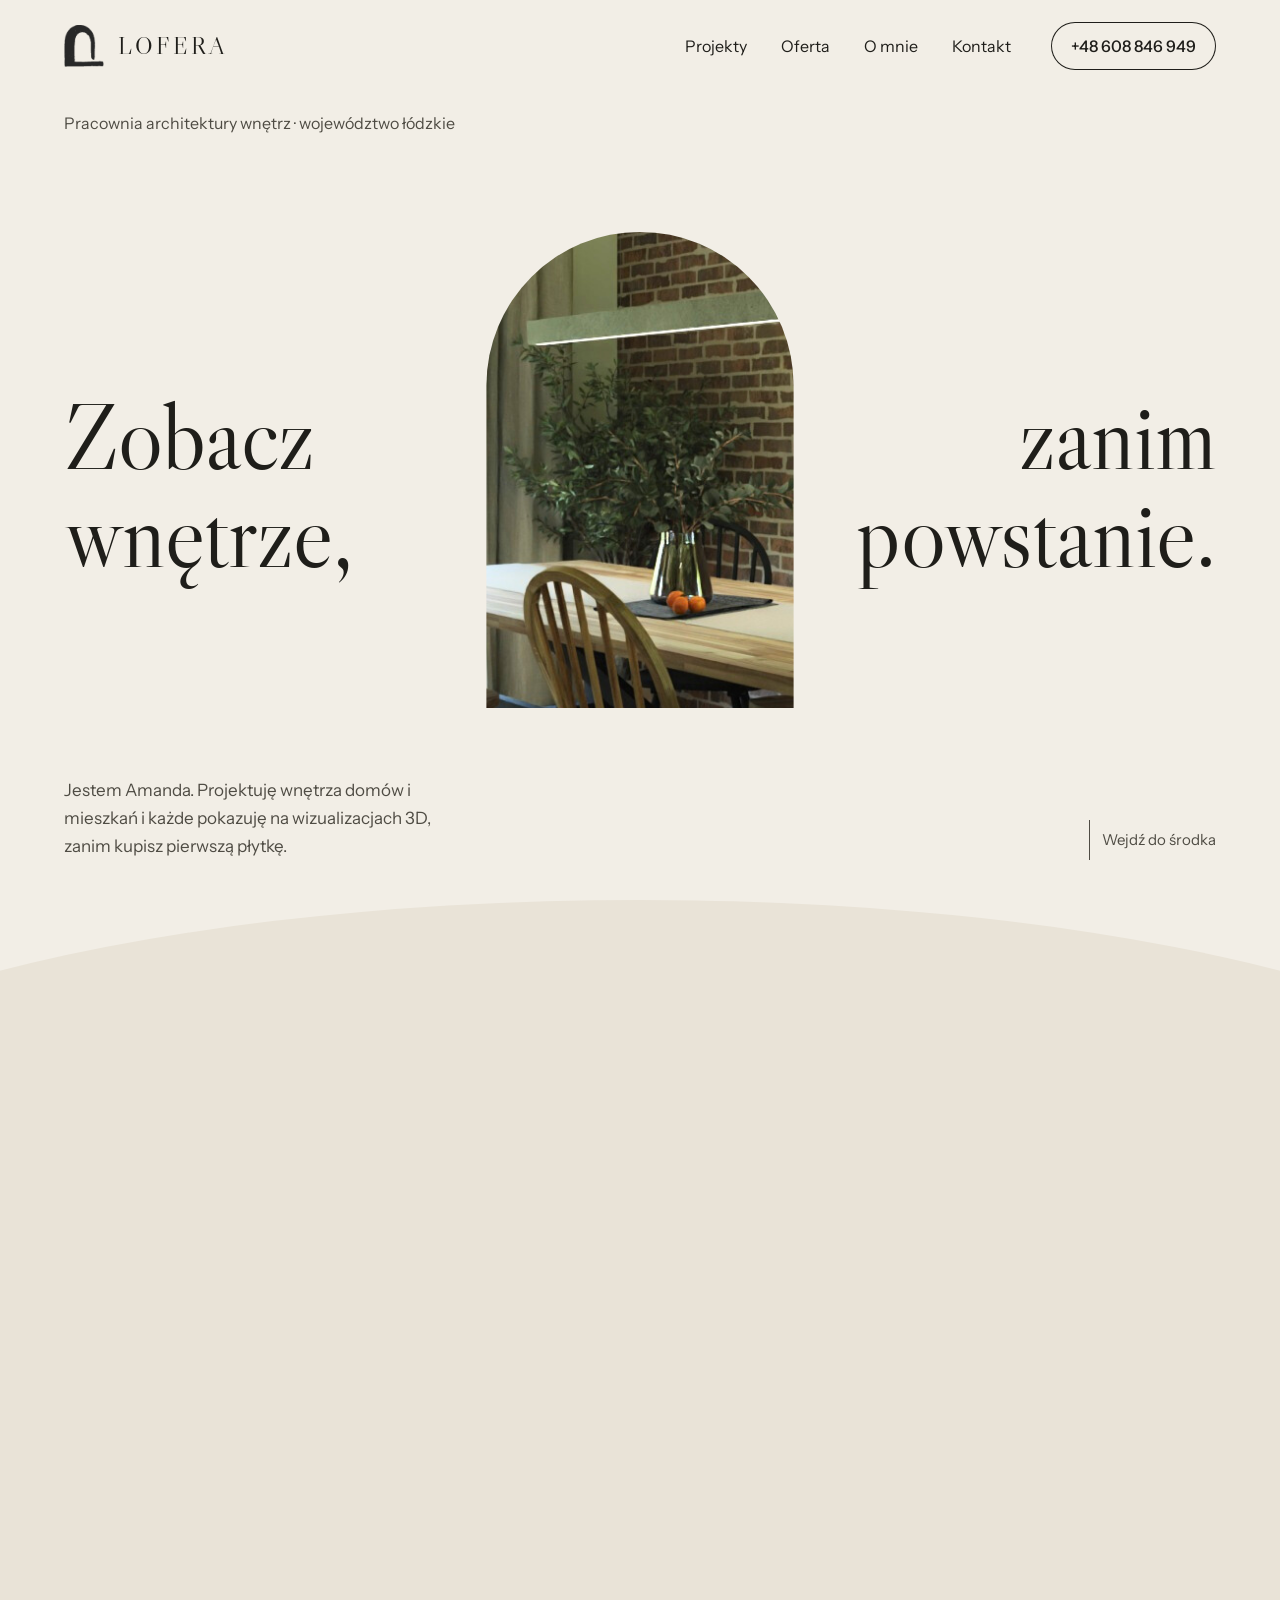
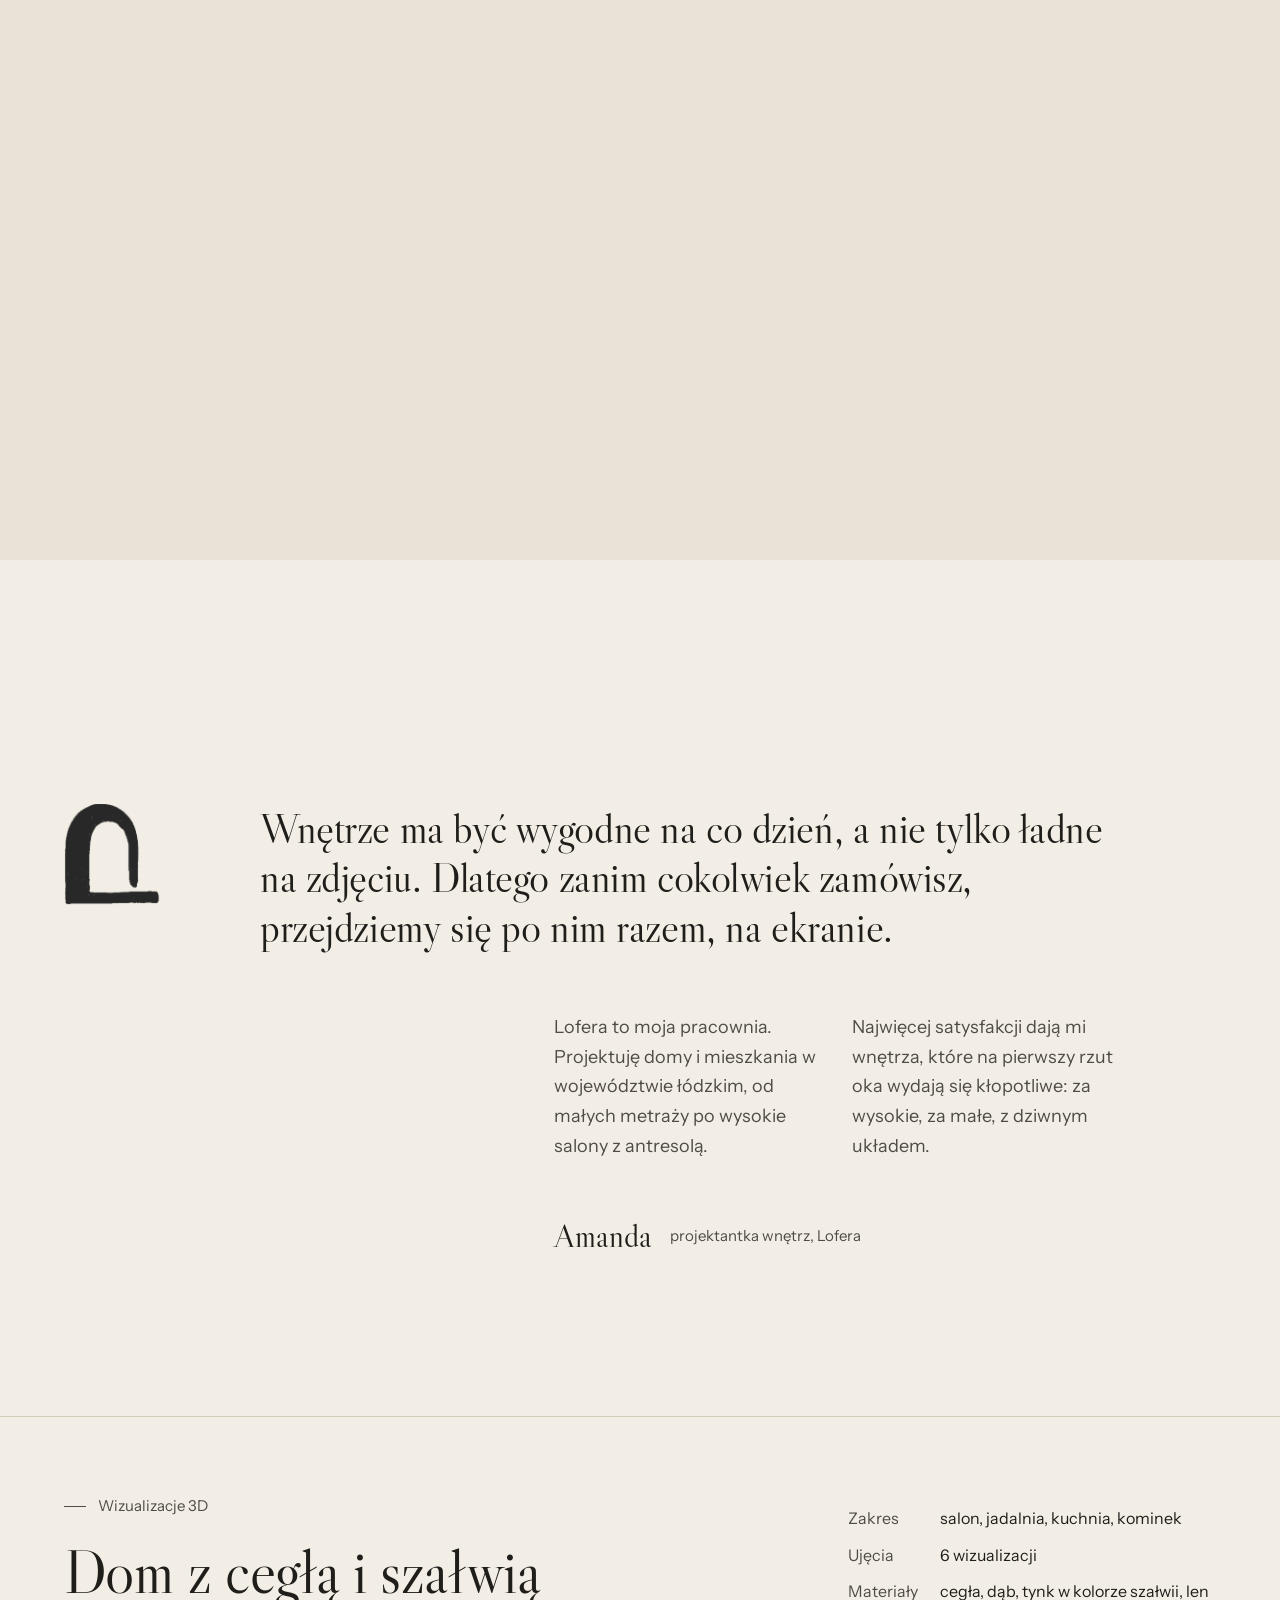
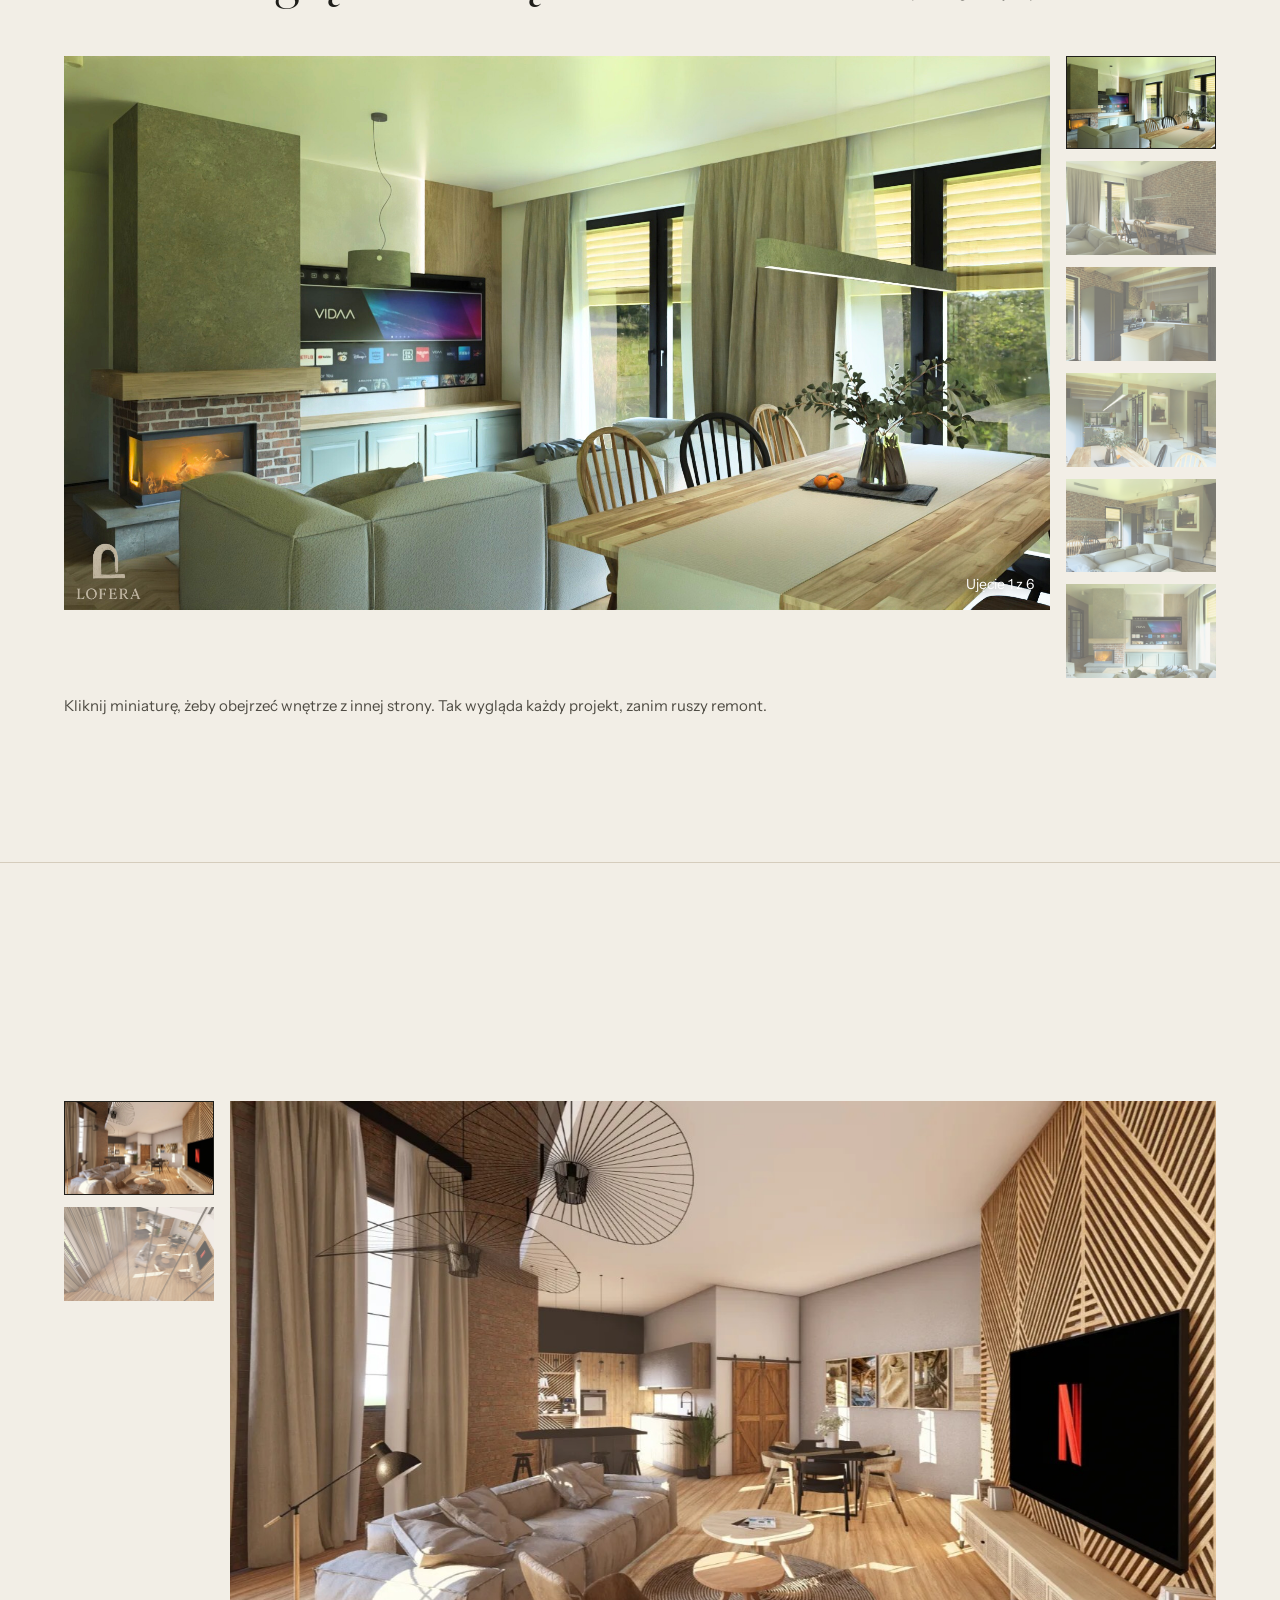
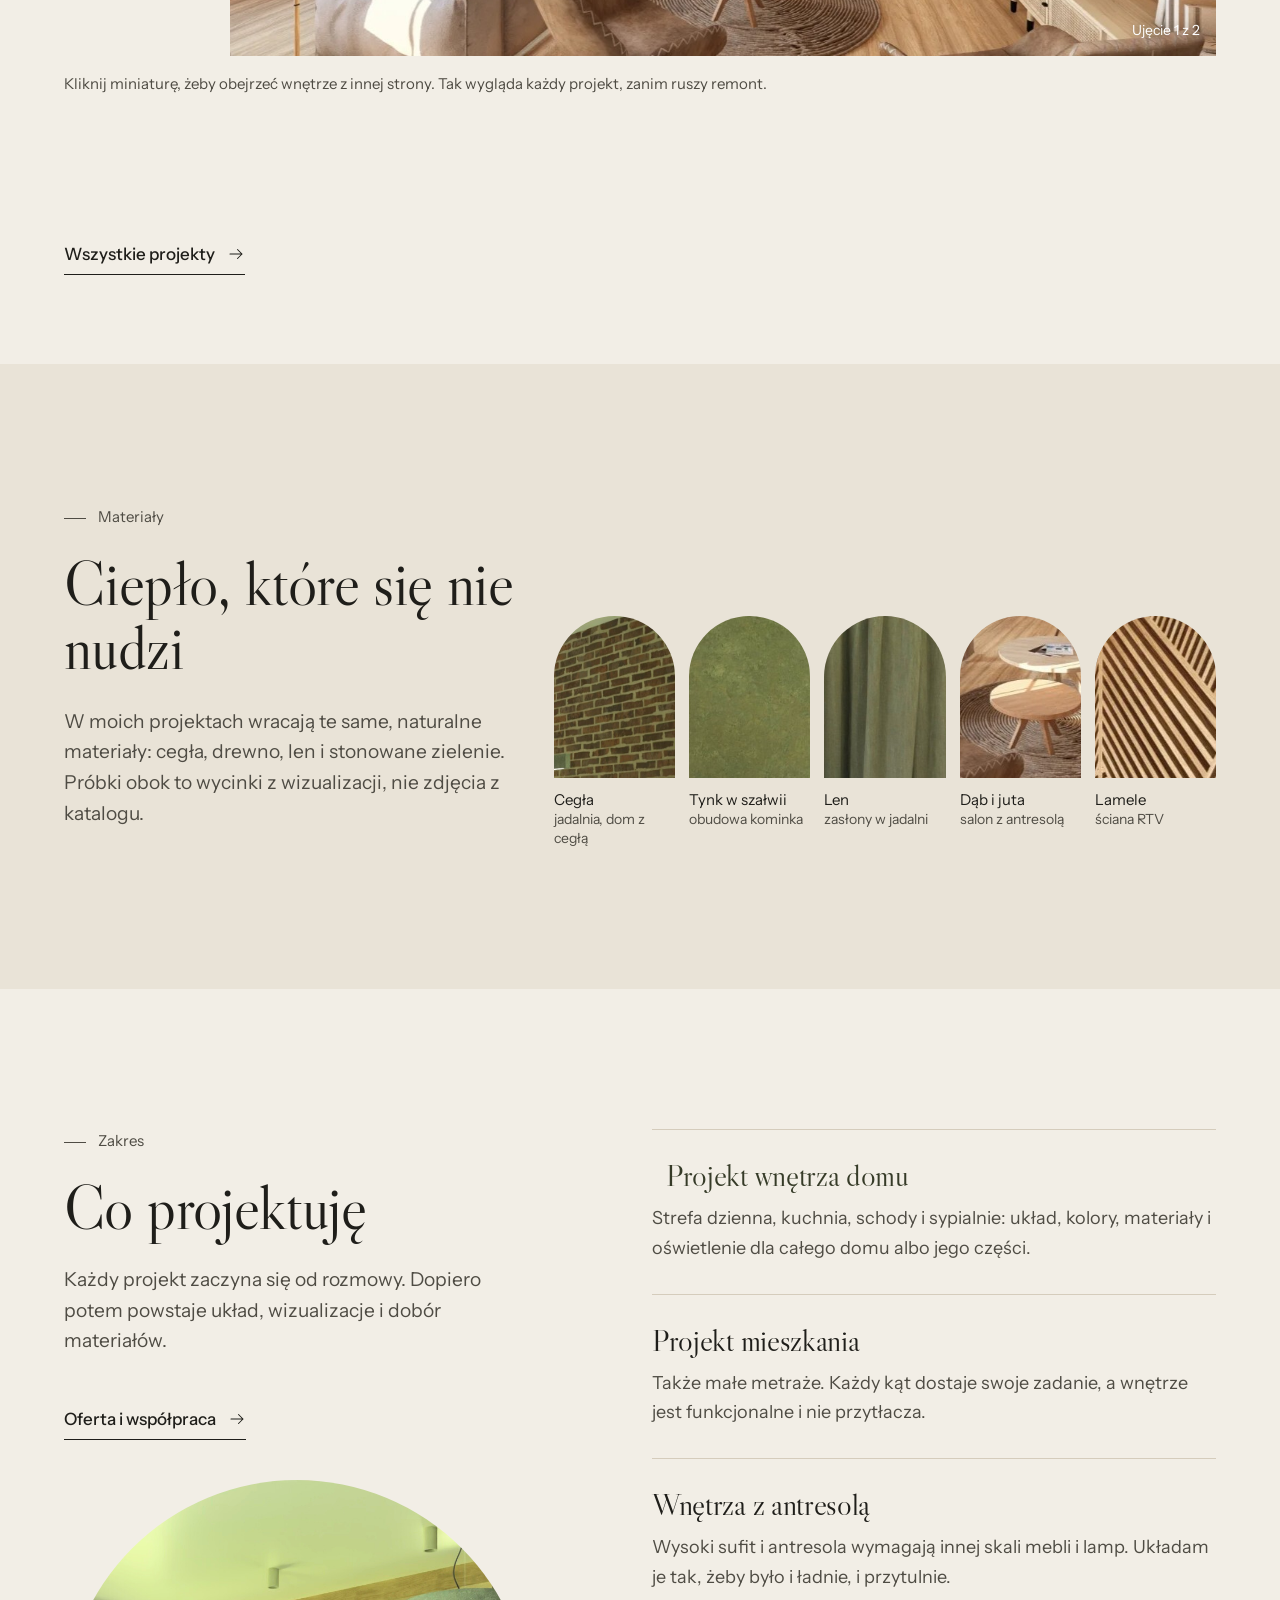
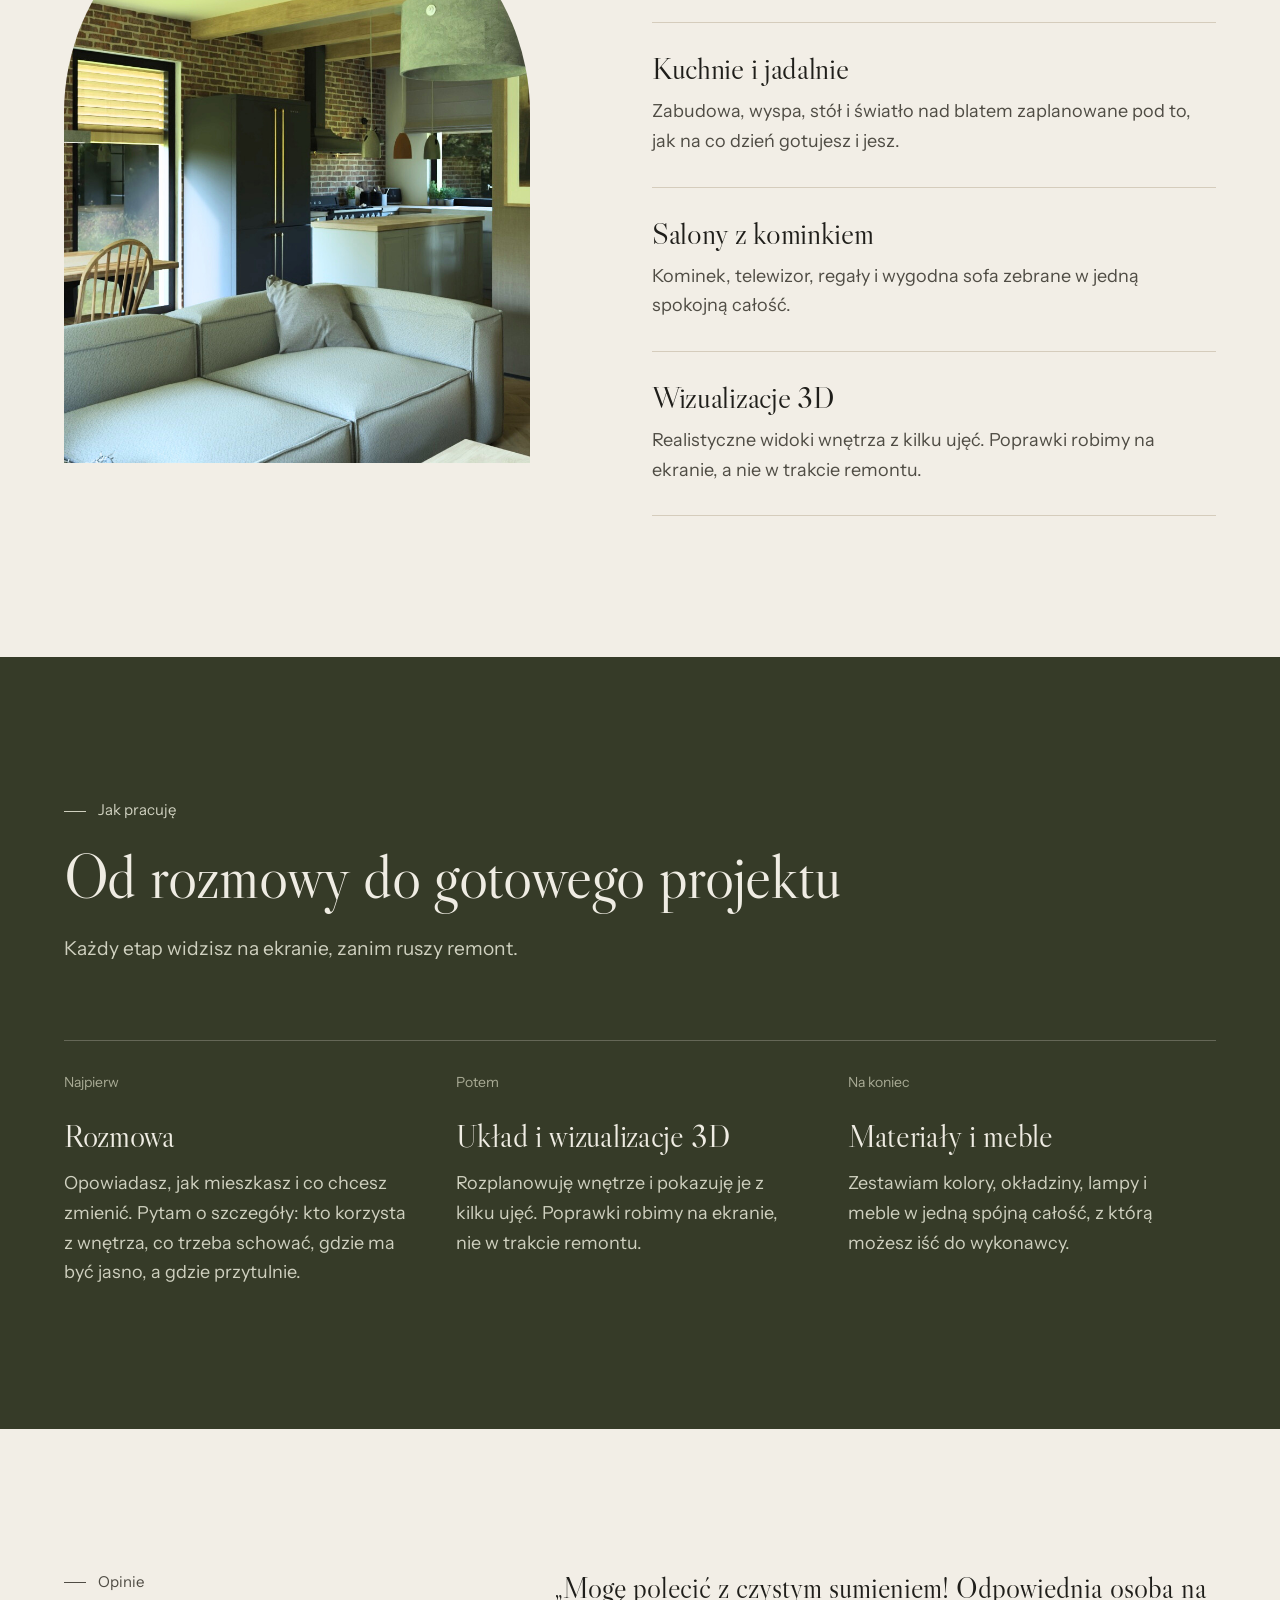
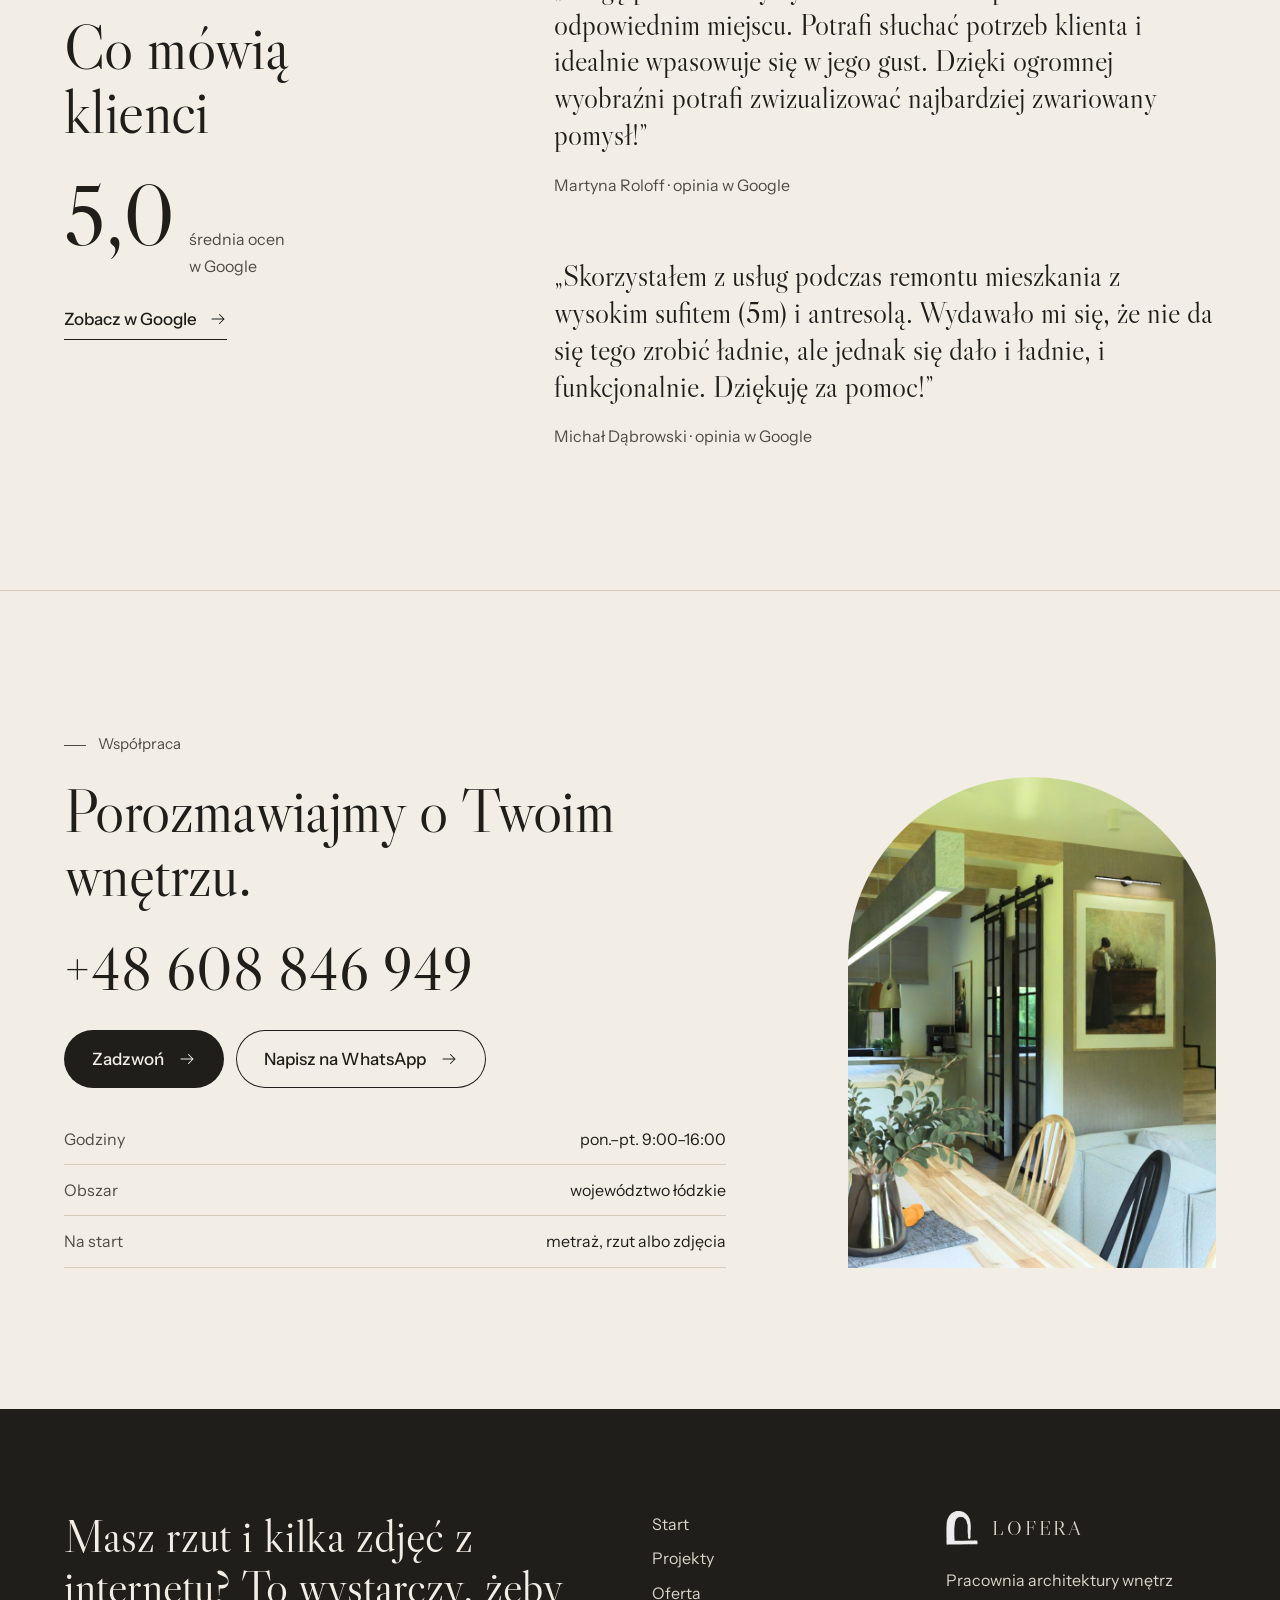
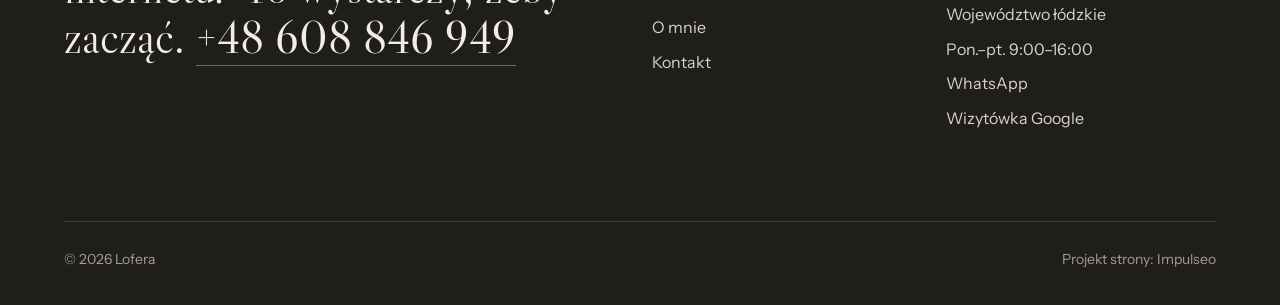
<file: index.html>
<!DOCTYPE html>
<html lang="pl">
<head>
<meta charset="UTF-8">
<meta name="viewport" content="width=device-width, initial-scale=1.0">
<title>Lofera – projektowanie wnętrz z wizualizacjami 3D | województwo łódzkie</title>
<meta name="description" content="Pracownia architektury wnętrz Lofera: projekty domów i mieszkań, wnętrza z antresolą, kuchnie i salony. Wizualizacje 3D, zanim ruszy remont. Łódzkie, tel. 608 846 949.">
<link rel="canonical" href="https://impulseo-pl.github.io/lofera/">
<meta name="robots" content="noindex, nofollow">
<meta name="theme-color" content="#f2eee6">
<meta property="og:type" content="website"><meta property="og:locale" content="pl_PL"><meta property="og:site_name" content="Lofera">
<meta property="og:title" content="Lofera – projektowanie wnętrz z wizualizacjami 3D | województwo łódzkie"><meta property="og:description" content="Pracownia architektury wnętrz Lofera: projekty domów i mieszkań, wnętrza z antresolą, kuchnie i salony. Wizualizacje 3D, zanim ruszy remont. Łódzkie, tel. 608 846 949."><meta property="og:url" content="https://impulseo-pl.github.io/lofera/">
<meta property="og:image" content="https://impulseo-pl.github.io/lofera/img/og.jpg"><meta name="twitter:card" content="summary_large_image">
<link rel="icon" type="image/png" href="img/favicon.png">
<script type="application/ld+json">{"@context": "https://schema.org", "@graph": [{"@type": "LocalBusiness", "@id": "https://impulseo-pl.github.io/lofera/#pracownia", "name": "Lofera", "description": "Pracownia architektury wnętrz: projekty domów i mieszkań z wizualizacjami 3D, województwo łódzkie.", "url": "https://impulseo-pl.github.io/lofera/", "telephone": "+48608846949", "image": ["https://impulseo-pl.github.io/lofera/img/about.jpg", "https://impulseo-pl.github.io/lofera/img/g6.jpg", "https://impulseo-pl.github.io/lofera/img/g4.jpg"], "logo": "https://impulseo-pl.github.io/lofera/img/logo.png", "areaServed": {"@type": "AdministrativeArea", "name": "województwo łódzkie"}, "openingHoursSpecification": [{"@type": "OpeningHoursSpecification", "dayOfWeek": ["Monday", "Tuesday", "Wednesday", "Thursday", "Friday"], "opens": "09:00", "closes": "16:00"}], "employee": {"@type": "Person", "name": "Amanda", "jobTitle": "projektantka wnętrz"}, "knowsAbout": ["projektowanie wnętrz", "architektura wnętrz", "wizualizacje 3D", "projekt wnętrza domu", "projekt mieszkania", "wnętrza z antresolą"], "hasOfferCatalog": {"@type": "OfferCatalog", "name": "Projektowanie wnętrz", "itemListElement": [{"@type": "Offer", "itemOffered": {"@type": "Service", "name": "Projekt wnętrza domu"}}, {"@type": "Offer", "itemOffered": {"@type": "Service", "name": "Projekt mieszkania"}}, {"@type": "Offer", "itemOffered": {"@type": "Service", "name": "Wnętrza z antresolą"}}, {"@type": "Offer", "itemOffered": {"@type": "Service", "name": "Kuchnie i jadalnie"}}, {"@type": "Offer", "itemOffered": {"@type": "Service", "name": "Salony z kominkiem"}}, {"@type": "Offer", "itemOffered": {"@type": "Service", "name": "Wizualizacje 3D"}}]}, "sameAs": ["https://maps.google.com/?cid=9933904185091874019"]}, {"@type": "WebSite", "@id": "https://impulseo-pl.github.io/lofera/#strona", "url": "https://impulseo-pl.github.io/lofera/", "name": "Lofera – projektowanie wnętrz", "inLanguage": "pl-PL", "publisher": {"@id": "https://impulseo-pl.github.io/lofera/#pracownia"}}, {"@type": "WebPage", "url": "https://impulseo-pl.github.io/lofera/", "name": "Lofera – projektowanie wnętrz z wizualizacjami 3D | województwo łódzkie", "description": "Pracownia architektury wnętrz Lofera: projekty domów i mieszkań, wnętrza z antresolą, kuchnie i salony. Wizualizacje 3D, zanim ruszy remont. Łódzkie, tel. 608 846 949.", "inLanguage": "pl-PL", "isPartOf": {"@id": "https://impulseo-pl.github.io/lofera/#strona"}, "dateModified": "2026-11-13"}]}</script>
<script>(function(){var d=document.documentElement;d.classList.add('js');try{if(!matchMedia('(prefers-reduced-motion: reduce)').matches)d.classList.add('anim')}catch(e){}setTimeout(function(){if(!d.classList.contains('anim-ok'))d.classList.remove('anim')},3500)})();</script>
<link rel="preload" as="image" href="img/about.jpg" fetchpriority="high">
<link rel="preconnect" href="https://fonts.googleapis.com"><link rel="preconnect" href="https://fonts.gstatic.com" crossorigin>
<link href="https://fonts.googleapis.com/css2?family=Libre+Caslon+Display&amp;family=Instrument+Sans:wght@400;500;600&amp;display=swap" rel="stylesheet">
<link rel="stylesheet" href="assets/styles.css?v=20261113a">
<script src="assets/lenis.min.js" defer></script>
<script src="assets/main.js?v=20261113a" defer></script>
</head>
<body>
<div class="curtain" id="cur"><img src="img/mark.png" alt=""></div>
<script>try{if(sessionStorage.getItem('lfnav')){sessionStorage.removeItem('lfnav');document.getElementById('cur').className='curtain cover'}}catch(e){}</script>
<a class="skip" href="#tresc">Przejdź do treści</a>
<header class="top"><div class="wrap">
<a class="brand" href="index.html" aria-label="Lofera – strona główna"><img src="img/mark.png" alt="" width="397" height="420"><span>LOFERA</span></a>
<nav class="nav" aria-label="Menu"><a href="projekty.html">Projekty</a><a href="oferta.html">Oferta</a><a href="o-mnie.html">O mnie</a><a href="kontakt.html">Kontakt</a></nav>
<a class="tel" href="tel:+48608846949">+48 608 846 949</a>
<button class="burger" data-menu>Menu</button>
</div></header>
<div class="menu"><button class="menu-x" data-menu>Zamknij</button><a href="index.html">Start</a><a href="projekty.html">Projekty</a><a href="oferta.html">Oferta</a><a href="o-mnie.html">O mnie</a><a href="kontakt.html">Kontakt</a><a class="btn" href="tel:+48608846949">Zadzwoń: +48 608 846 949</a></div>
<main id="tresc">
<section class="door" aria-label="Lofera – projektowanie wnętrz">
<div class="door-stage">
<div class="door-img"><img src="img/about.jpg" alt="Jadalnia przy ścianie z cegły – wizualizacja 3D, projekt Lofera" width="1920" height="1080" fetchpriority="high" style="object-position:58% 50%"></div>
<div class="door-shade"></div>
<div class="door-t">
<p class="door-k" style="margin:0;align-self:start;font-size:16px;color:var(--ink-2)">Pracownia architektury wnętrz · województwo łódzkie</p>
<h1 class="d1"><span>Zobacz<br>wnętrze,</span><span style="text-align:right">zanim<br>powstanie.</span></h1>
<div class="sub"><p>Jestem Amanda. Projektuję wnętrza domów i mieszkań i każde pokazuję na wizualizacjach 3D, zanim kupisz pierwszą płytkę.</p><span class="scroll-hint"><i></i>Wejdź do środka</span></div>
</div>
<div class="door-cap"><b>Dom z cegłą i szałwią</b><span>Jadalnia · wizualizacja 3D</span></div>
</div></section>

<section class="letter" aria-label="O pracowni"><div class="wrap letter-grid">
<img class="mark rv" src="img/mark.png" alt="" width="397" height="420">
<blockquote class="rv">Wnętrze ma być wygodne na co dzień, a nie tylko ładne na zdjęciu. Dlatego zanim cokolwiek zamówisz, przejdziemy się po nim razem, na ekranie.</blockquote>
<div class="cols rv rv-1"><p>Lofera to moja pracownia. Projektuję domy i mieszkania w województwie łódzkim, od małych metraży po wysokie salony z antresolą.</p><p>Najwięcej satysfakcji dają mi wnętrza, które na pierwszy rzut oka wydają się kłopotliwe: za wysokie, za małe, z dziwnym układem.</p></div>
<div class="sign rv rv-2"><b>Amanda</b><span>projektantka wnętrz, Lofera</span></div>
</div></section>

<article class="proj" id="dom-z-cegla"><div class="wrap">
<div class="proj-head"><div class="t rv"><span class="kicker">Wizualizacje 3D</span><h2 class="d2">Dom z cegłą i szałwią</h2></div>
<dl class="meta rv rv-1"><dt>Zakres</dt><dd>salon, jadalnia, kuchnia, kominek</dd><dt>Ujęcia</dt><dd>6 wizualizacji</dd><dt>Materiały</dt><dd>cegła, dąb, tynk w kolorze szałwii, len</dd></dl></div>
<div class="viewer rv"><div class="v-main"><img src="img/g6.jpg" alt="Salon z kominkiem w tynku w kolorze szałwii i stołem z dębu – projekt wnętrza Lofera" width="1920" height="1080" loading=lazy decoding="async"><span class="count">Ujęcie 1 z 6</span></div><div class="v-thumbs"><button class="on" data-src="img/g6.jpg" data-alt="Salon z kominkiem w tynku w kolorze szałwii i stołem z dębu – projekt wnętrza Lofera" aria-label="Ujęcie 1: Salon z kominkiem w tynku w kolorze szałwii i stołem z dębu"><img src="img/g6.jpg" alt="" loading="lazy" width="1920" height="1080"></button><button class="" data-src="img/about.jpg" data-alt="Jadalnia przy ścianie z cegły, drewniane krzesła i lampa nad stołem – projekt wnętrza Lofera" aria-label="Ujęcie 2: Jadalnia przy ścianie z cegły, drewniane krzesła i lampa nad stołem"><img src="img/about.jpg" alt="" loading="lazy" width="1920" height="1080"></button><button class="" data-src="img/g1.jpg" data-alt="Kuchnia z wyspą, grafitową zabudową i ceglaną ścianą – projekt wnętrza Lofera" aria-label="Ujęcie 3: Kuchnia z wyspą, grafitową zabudową i ceglaną ścianą"><img src="img/g1.jpg" alt="" loading="lazy" width="1920" height="1080"></button><button class="" data-src="img/g2.jpg" data-alt="Widok z jadalni na kuchnię, schody i salon – projekt wnętrza Lofera" aria-label="Ujęcie 4: Widok z jadalni na kuchnię, schody i salon"><img src="img/g2.jpg" alt="" loading="lazy" width="1920" height="1080"></button><button class="" data-src="img/g5.jpg" data-alt="Strefa dzienna z sofą, jadalnią i schodami – projekt wnętrza Lofera" aria-label="Ujęcie 5: Strefa dzienna z sofą, jadalnią i schodami"><img src="img/g5.jpg" alt="" loading="lazy" width="1920" height="1080"></button><button class="" data-src="img/g3.jpg" data-alt="Kominek obudowany cegłą i zabudowa RTV – projekt wnętrza Lofera" aria-label="Ujęcie 6: Kominek obudowany cegłą i zabudowa RTV"><img src="img/g3.jpg" alt="" loading="lazy" width="1920" height="1080"></button></div></div>
<p class="v-note">Kliknij miniaturę, żeby obejrzeć wnętrze z innej strony. Tak wygląda każdy projekt, zanim ruszy remont.</p>
</div></article>

<article class="proj" id="antresola"><div class="wrap">
<div class="proj-head"><div class="t rv"><span class="kicker">Wizualizacje 3D</span><h2 class="d2">Wnętrze z antresolą</h2></div>
<dl class="meta rv rv-1"><dt>Zakres</dt><dd>salon z aneksem, jadalnia, antresola</dd><dt>Ujęcia</dt><dd>2 wizualizacje</dd><dt>Materiały</dt><dd>dąb, lamele, cegła, juta</dd></dl></div>
<div class="viewer rev rv"><div class="v-main"><img src="img/g4.jpg" alt="Wysoki salon z drewnianymi lamelami, aneksem kuchennym i jadalnią – projekt wnętrza Lofera" width="1350" height="759" loading=lazy decoding="async"><span class="count">Ujęcie 1 z 2</span></div><div class="v-thumbs"><button class="on" data-src="img/g4.jpg" data-alt="Wysoki salon z drewnianymi lamelami, aneksem kuchennym i jadalnią – projekt wnętrza Lofera" aria-label="Ujęcie 1: Wysoki salon z drewnianymi lamelami, aneksem kuchennym i jadalnią"><img src="img/g4.jpg" alt="" loading="lazy" width="1350" height="759"></button><button class="" data-src="img/g7.jpg" data-alt="Widok z antresoli na salon i jadalnię – projekt wnętrza Lofera" aria-label="Ujęcie 2: Widok z antresoli na salon i jadalnię"><img src="img/g7.jpg" alt="" loading="lazy" width="1336" height="752"></button></div></div>
<p class="v-note">Kliknij miniaturę, żeby obejrzeć wnętrze z innej strony. Tak wygląda każdy projekt, zanim ruszy remont.</p>
</div></article>

<div class="wrap" style="padding-bottom:clamp(60px,7vw,110px)"><a class="link rv" href="projekty.html">Wszystkie projekty <svg viewBox="0 0 24 24" fill="none" stroke="currentColor" stroke-width="1.4" stroke-linecap="round" stroke-linejoin="round"><path d="M4 12h16M14 6l6 6-6 6"/></svg></a></div>
<section class="mats" aria-labelledby="mat-h"><div class="wrap mats-grid">
<div class="txt rv"><span class="kicker">Materiały</span><h2 id="mat-h" class="d2">Ciepło, które się nie nudzi</h2>
<p class="lead" style="margin-top:26px">W moich projektach wracają te same, naturalne materiały: cegła, drewno, len i stonowane zielenie. Próbki obok to wycinki z wizualizacji, nie zdjęcia z katalogu.</p></div>
<div class="swatches"><figure class="sw rv rv-0"><img src="img/mat-cegla.jpg" alt="Cegła – materiał z projektu Lofera" loading="lazy"><figcaption>Cegła<span>jadalnia, dom z cegłą</span></figcaption></figure><figure class="sw rv rv-1"><img src="img/mat-tynk.jpg" alt="Tynk w szałwii – materiał z projektu Lofera" loading="lazy"><figcaption>Tynk w szałwii<span>obudowa kominka</span></figcaption></figure><figure class="sw rv rv-2"><img src="img/mat-len.jpg" alt="Len – materiał z projektu Lofera" loading="lazy"><figcaption>Len<span>zasłony w jadalni</span></figcaption></figure><figure class="sw rv rv-3"><img src="img/mat-dab.jpg" alt="Dąb i juta – materiał z projektu Lofera" loading="lazy"><figcaption>Dąb i juta<span>salon z antresolą</span></figcaption></figure><figure class="sw rv rv-3"><img src="img/mat-lamele.jpg" alt="Lamele – materiał z projektu Lofera" loading="lazy"><figcaption>Lamele<span>ściana RTV</span></figcaption></figure></div>
</div></section>

<section class="scope" aria-labelledby="sc-h"><div class="wrap scope-grid">
<div class="scope-l"><span class="kicker rv">Zakres</span><h2 id="sc-h" class="d2 rv">Co projektuję</h2>
<p class="lead rv rv-1" style="margin-top:24px">Każdy projekt zaczyna się od rozmowy. Dopiero potem powstaje układ, wizualizacje i dobór materiałów.</p>
<a class="link rv rv-2" style="margin-top:30px" href="oferta.html">Oferta i współpraca <svg viewBox="0 0 24 24" fill="none" stroke="currentColor" stroke-width="1.4" stroke-linecap="round" stroke-linejoin="round"><path d="M4 12h16M14 6l6 6-6 6"/></svg></a>
<div class="scope-pic arch"><img src="img/g5.jpg" alt="" loading="lazy" width="1920" height="1080"><img src="img/g2.jpg" alt="" loading="lazy" width="1920" height="1080"><img src="img/g7.jpg" alt="" loading="lazy" width="1336" height="752"><img src="img/g1.jpg" alt="" loading="lazy" width="1920" height="1080"><img src="img/g3.jpg" alt="" loading="lazy" width="1920" height="1080"><img src="img/g4.jpg" alt="" loading="lazy" width="1350" height="759"></div></div>
<ul class="scope-list"><li class="rv"><h3>Projekt wnętrza domu</h3><p>Strefa dzienna, kuchnia, schody i sypialnie: układ, kolory, materiały i oświetlenie dla całego domu albo jego części.</p></li><li class="rv"><h3>Projekt mieszkania</h3><p>Także małe metraże. Każdy kąt dostaje swoje zadanie, a wnętrze jest funkcjonalne i nie przytłacza.</p></li><li class="rv"><h3>Wnętrza z antresolą</h3><p>Wysoki sufit i antresola wymagają innej skali mebli i lamp. Układam je tak, żeby było i ładnie, i przytulnie.</p></li><li class="rv"><h3>Kuchnie i jadalnie</h3><p>Zabudowa, wyspa, stół i światło nad blatem zaplanowane pod to, jak na co dzień gotujesz i jesz.</p></li><li class="rv"><h3>Salony z kominkiem</h3><p>Kominek, telewizor, regały i wygodna sofa zebrane w jedną spokojną całość.</p></li><li class="rv"><h3>Wizualizacje 3D</h3><p>Realistyczne widoki wnętrza z kilku ujęć. Poprawki robimy na ekranie, a nie w trakcie remontu.</p></li></ul>
</div></section>

<section class="process" aria-labelledby="pr-h"><div class="wrap">
<span class="kicker rv">Jak pracuję</span><h2 id="pr-h" class="d2 rv">Od rozmowy do gotowego projektu</h2>
<p class="lead rv rv-1" style="margin-top:24px">Każdy etap widzisz na ekranie, zanim ruszy remont.</p>
<div class="steps">
<div class="rv"><small>Najpierw</small><h3>Rozmowa</h3><p>Opowiadasz, jak mieszkasz i co chcesz zmienić. Pytam o szczegóły: kto korzysta z wnętrza, co trzeba schować, gdzie ma być jasno, a gdzie przytulnie.</p></div>
<div class="rv rv-1"><small>Potem</small><h3>Układ i wizualizacje 3D</h3><p>Rozplanowuję wnętrze i pokazuję je z kilku ujęć. Poprawki robimy na ekranie, nie w trakcie remontu.</p></div>
<div class="rv rv-2"><small>Na koniec</small><h3>Materiały i meble</h3><p>Zestawiam kolory, okładziny, lampy i meble w jedną spójną całość, z którą możesz iść do wykonawcy.</p></div>
</div></div></section>

<section class="voices" aria-labelledby="op-h"><div class="wrap voices-grid">
<div class="voices-head rv"><span class="kicker">Opinie</span><h2 id="op-h" class="d2">Co mówią klienci</h2><div class="score"><b>5,0</b><span>średnia ocen<br>w Google</span></div><a class="link" style="margin-top:26px" href="https://maps.google.com/?cid=9933904185091874019" target="_blank" rel="noopener">Zobacz w Google <svg viewBox="0 0 24 24" fill="none" stroke="currentColor" stroke-width="1.4" stroke-linecap="round" stroke-linejoin="round"><path d="M4 12h16M14 6l6 6-6 6"/></svg></a></div>
<div class="quotes"><figure class="rv"><blockquote>„Mogę polecić z czystym sumieniem! Odpowiednia osoba na odpowiednim miejscu. Potrafi słuchać potrzeb klienta i idealnie wpasowuje się w jego gust. Dzięki ogromnej wyobraźni potrafi zwizualizować najbardziej zwariowany pomysł!”</blockquote><figcaption>Martyna Roloff · opinia w Google</figcaption></figure><figure class="rv"><blockquote>„Skorzystałem z usług podczas remontu mieszkania z wysokim sufitem (5m) i antresolą. Wydawało mi się, że nie da się tego zrobić ładnie, ale jednak się dało i ładnie, i funkcjonalnie. Dziękuję za pomoc!”</blockquote><figcaption>Michał Dąbrowski · opinia w Google</figcaption></figure></div>
</div></section>

<section class="cta" aria-labelledby="cta-h"><div class="wrap cta-grid">
<div class="l rv"><span class="kicker">Współpraca</span><h2 id="cta-h" class="d2">Porozmawiajmy o Twoim wnętrzu.</h2>
<a class="tel-big" href="tel:+48608846949">+48 608 846 949</a>
<div class="acts"><a class="btn" href="tel:+48608846949">Zadzwoń <svg viewBox="0 0 24 24" fill="none" stroke="currentColor" stroke-width="1.4" stroke-linecap="round" stroke-linejoin="round"><path d="M4 12h16M14 6l6 6-6 6"/></svg></a><a class="btn btn-ghost" href="https://wa.me/48608846949" target="_blank" rel="noopener">Napisz na WhatsApp <svg viewBox="0 0 24 24" fill="none" stroke="currentColor" stroke-width="1.4" stroke-linecap="round" stroke-linejoin="round"><path d="M4 12h16M14 6l6 6-6 6"/></svg></a></div>
<ul class="facts"><li><span>Godziny</span>pon.–pt. 9:00–16:00</li><li><span>Obszar</span>województwo łódzkie</li><li><span>Na start</span>metraż, rzut albo zdjęcia</li></ul></div>
<div class="r"><div class="cta-pic arch reveal"><img src="img/g2.jpg" alt="Widok z jadalni na kuchnię i schody – projekt wnętrza Lofera" width="1920" height="1080" loading=lazy decoding="async"></div></div>
</div></section>

</main>
<footer class="foot"><div class="wrap">
<div class="foot-grid">
<p class="big">Masz rzut i kilka zdjęć z internetu? To wystarczy, żeby zacząć. <a href="tel:+48608846949">+48 608 846 949</a></p>
<nav aria-label="Strony"><a href="index.html">Start</a><a href="projekty.html">Projekty</a><a href="oferta.html">Oferta</a><a href="o-mnie.html">O mnie</a><a href="kontakt.html">Kontakt</a></nav>
<div class="info"><a class="brand" href="index.html" style="margin-bottom:14px"><img src="img/mark.png" alt="" width="397" height="420" style="height:34px"><span style="font-size:20px">LOFERA</span></a><span>Pracownia architektury wnętrz</span><span>Województwo łódzkie</span><span>Pon.–pt. 9:00–16:00</span><a href="https://wa.me/48608846949" target="_blank" rel="noopener">WhatsApp</a><a href="https://maps.google.com/?cid=9933904185091874019" target="_blank" rel="noopener">Wizytówka Google</a></div>
</div>
<div class="foot-bot"><span>© 2026 Lofera</span><span>Projekt strony: <a href="https://impulseo.pl" target="_blank" rel="noopener">Impulseo</a></span></div>
</div></footer>
<div class="lb" role="dialog" aria-label="Powiększenie"><button>Zamknij</button><img alt=""></div>
</body>
</html>
</file>
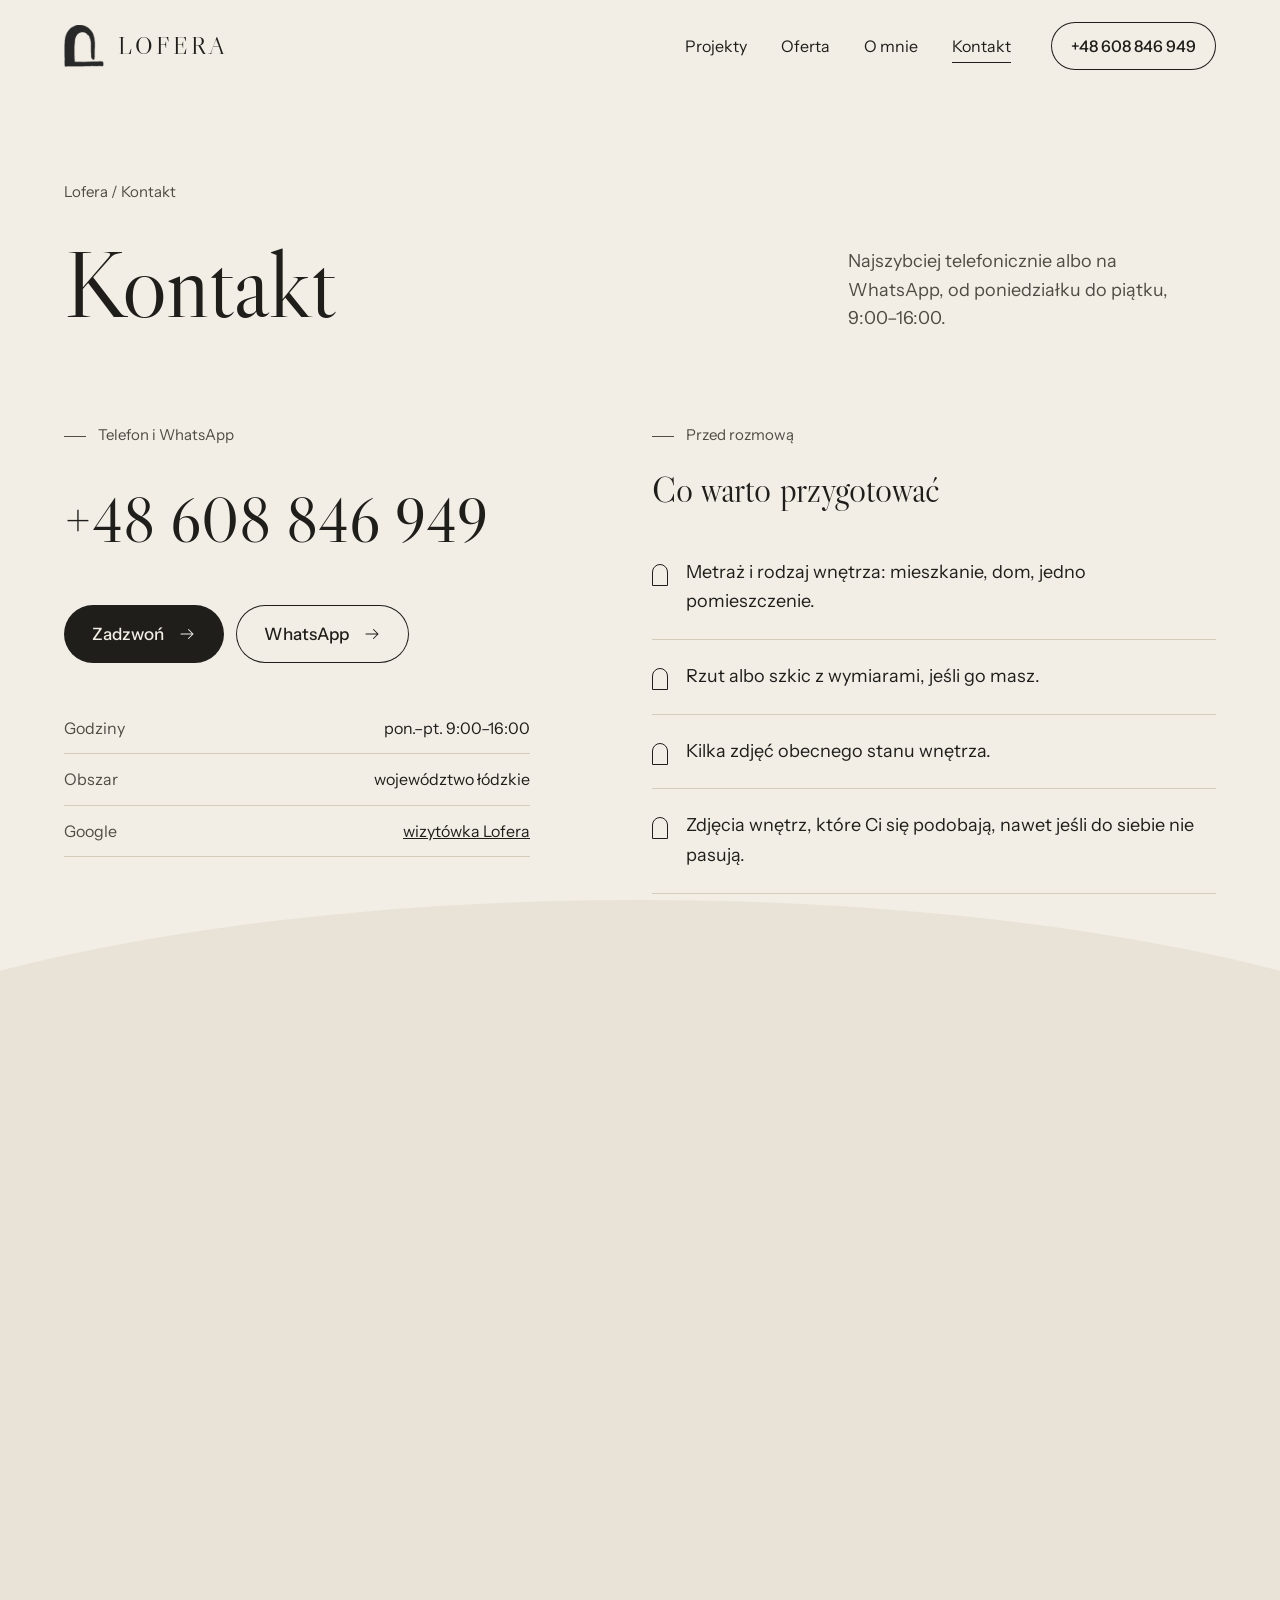
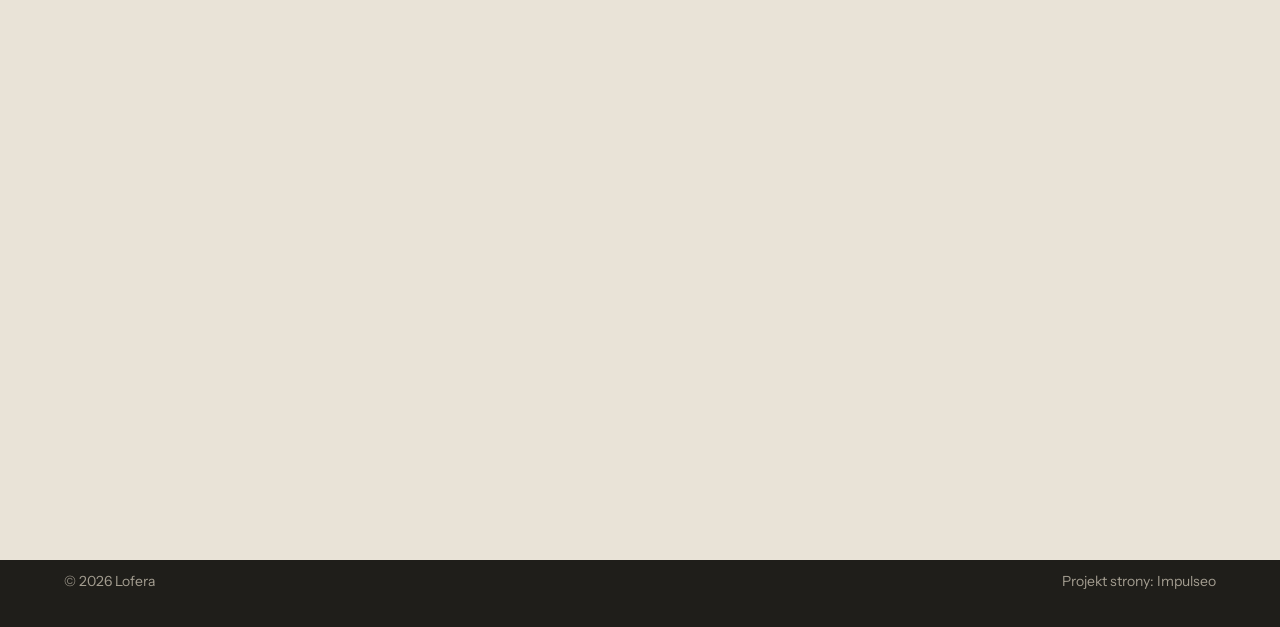
<file: kontakt.html>
<!DOCTYPE html>
<html lang="pl">
<head>
<meta charset="UTF-8">
<meta name="viewport" content="width=device-width, initial-scale=1.0">
<title>Kontakt – Lofera, projektowanie wnętrz | tel. 608 846 949</title>
<meta name="description" content="Kontakt z pracownią Lofera: telefon +48 608 846 949, WhatsApp, pon.–pt. 9:00–16:00. Projekty wnętrz w województwie łódzkim.">
<link rel="canonical" href="https://impulseo-pl.github.io/lofera/kontakt.html">
<meta name="robots" content="noindex, nofollow">
<meta name="theme-color" content="#f2eee6">
<meta property="og:type" content="website"><meta property="og:locale" content="pl_PL"><meta property="og:site_name" content="Lofera">
<meta property="og:title" content="Kontakt – Lofera, projektowanie wnętrz | tel. 608 846 949"><meta property="og:description" content="Kontakt z pracownią Lofera: telefon +48 608 846 949, WhatsApp, pon.–pt. 9:00–16:00. Projekty wnętrz w województwie łódzkim."><meta property="og:url" content="https://impulseo-pl.github.io/lofera/kontakt.html">
<meta property="og:image" content="https://impulseo-pl.github.io/lofera/img/og.jpg"><meta name="twitter:card" content="summary_large_image">
<link rel="icon" type="image/png" href="img/favicon.png">
<script type="application/ld+json">{"@context": "https://schema.org", "@graph": [{"@type": "LocalBusiness", "@id": "https://impulseo-pl.github.io/lofera/#pracownia", "name": "Lofera", "description": "Pracownia architektury wnętrz: projekty domów i mieszkań z wizualizacjami 3D, województwo łódzkie.", "url": "https://impulseo-pl.github.io/lofera/", "telephone": "+48608846949", "image": ["https://impulseo-pl.github.io/lofera/img/about.jpg", "https://impulseo-pl.github.io/lofera/img/g6.jpg", "https://impulseo-pl.github.io/lofera/img/g4.jpg"], "logo": "https://impulseo-pl.github.io/lofera/img/logo.png", "areaServed": {"@type": "AdministrativeArea", "name": "województwo łódzkie"}, "openingHoursSpecification": [{"@type": "OpeningHoursSpecification", "dayOfWeek": ["Monday", "Tuesday", "Wednesday", "Thursday", "Friday"], "opens": "09:00", "closes": "16:00"}], "employee": {"@type": "Person", "name": "Amanda", "jobTitle": "projektantka wnętrz"}, "knowsAbout": ["projektowanie wnętrz", "architektura wnętrz", "wizualizacje 3D", "projekt wnętrza domu", "projekt mieszkania", "wnętrza z antresolą"], "hasOfferCatalog": {"@type": "OfferCatalog", "name": "Projektowanie wnętrz", "itemListElement": [{"@type": "Offer", "itemOffered": {"@type": "Service", "name": "Projekt wnętrza domu"}}, {"@type": "Offer", "itemOffered": {"@type": "Service", "name": "Projekt mieszkania"}}, {"@type": "Offer", "itemOffered": {"@type": "Service", "name": "Wnętrza z antresolą"}}, {"@type": "Offer", "itemOffered": {"@type": "Service", "name": "Kuchnie i jadalnie"}}, {"@type": "Offer", "itemOffered": {"@type": "Service", "name": "Salony z kominkiem"}}, {"@type": "Offer", "itemOffered": {"@type": "Service", "name": "Wizualizacje 3D"}}]}, "sameAs": ["https://maps.google.com/?cid=9933904185091874019"]}, {"@type": "WebSite", "@id": "https://impulseo-pl.github.io/lofera/#strona", "url": "https://impulseo-pl.github.io/lofera/", "name": "Lofera – projektowanie wnętrz", "inLanguage": "pl-PL", "publisher": {"@id": "https://impulseo-pl.github.io/lofera/#pracownia"}}, {"@type": "WebPage", "url": "https://impulseo-pl.github.io/lofera/kontakt.html", "name": "Kontakt – Lofera, projektowanie wnętrz | tel. 608 846 949", "description": "Kontakt z pracownią Lofera: telefon +48 608 846 949, WhatsApp, pon.–pt. 9:00–16:00. Projekty wnętrz w województwie łódzkim.", "inLanguage": "pl-PL", "isPartOf": {"@id": "https://impulseo-pl.github.io/lofera/#strona"}, "dateModified": "2026-11-13"}, {"@type": "BreadcrumbList", "itemListElement": [{"@type": "ListItem", "position": 1, "name": "Lofera", "item": "https://impulseo-pl.github.io/lofera/"}, {"@type": "ListItem", "position": 2, "name": "Kontakt", "item": "https://impulseo-pl.github.io/lofera/kontakt.html"}]}]}</script>
<script>(function(){var d=document.documentElement;d.classList.add('js');try{if(!matchMedia('(prefers-reduced-motion: reduce)').matches)d.classList.add('anim')}catch(e){}setTimeout(function(){if(!d.classList.contains('anim-ok'))d.classList.remove('anim')},3500)})();</script>
<link rel="preload" as="image" href="img/g6.jpg" fetchpriority="high">
<link rel="preconnect" href="https://fonts.googleapis.com"><link rel="preconnect" href="https://fonts.gstatic.com" crossorigin>
<link href="https://fonts.googleapis.com/css2?family=Libre+Caslon+Display&amp;family=Instrument+Sans:wght@400;500;600&amp;display=swap" rel="stylesheet">
<link rel="stylesheet" href="assets/styles.css?v=20261113a">
<script src="assets/lenis.min.js" defer></script>
<script src="assets/main.js?v=20261113a" defer></script>
</head>
<body>
<div class="curtain" id="cur"><img src="img/mark.png" alt=""></div>
<script>try{if(sessionStorage.getItem('lfnav')){sessionStorage.removeItem('lfnav');document.getElementById('cur').className='curtain cover'}}catch(e){}</script>
<a class="skip" href="#tresc">Przejdź do treści</a>
<header class="top"><div class="wrap">
<a class="brand" href="index.html" aria-label="Lofera – strona główna"><img src="img/mark.png" alt="" width="397" height="420"><span>LOFERA</span></a>
<nav class="nav" aria-label="Menu"><a href="projekty.html">Projekty</a><a href="oferta.html">Oferta</a><a href="o-mnie.html">O mnie</a><a href="kontakt.html" aria-current=page>Kontakt</a></nav>
<a class="tel" href="tel:+48608846949">+48 608 846 949</a>
<button class="burger" data-menu>Menu</button>
</div></header>
<div class="menu"><button class="menu-x" data-menu>Zamknij</button><a href="index.html">Start</a><a href="projekty.html">Projekty</a><a href="oferta.html">Oferta</a><a href="o-mnie.html">O mnie</a><a href="kontakt.html">Kontakt</a><a class="btn" href="tel:+48608846949">Zadzwoń: +48 608 846 949</a></div>
<main id="tresc">
<section class="phead"><div class="wrap"><nav class="crumbs" aria-label="Okruszki"><a href="index.html">Lofera</a> / Kontakt</nav>
<div class="phead-grid"><h1 class="d1 rv">Kontakt</h1><p class="lead rv rv-1">Najszybciej telefonicznie albo na WhatsApp, od poniedziałku do piątku, 9:00–16:00.</p></div></div></section>
<section class="scope" style="padding-top:0"><div class="wrap scope-grid">
<div class="scope-l rv"><span class="kicker">Telefon i WhatsApp</span><a class="d2" style="display:block;font-family:var(--serif);text-decoration:none" href="tel:+48608846949">+48 608 846 949</a>
<div class="acts" style="display:flex;gap:12px;flex-wrap:wrap;margin-top:34px"><a class="btn" href="tel:+48608846949">Zadzwoń <svg viewBox="0 0 24 24" fill="none" stroke="currentColor" stroke-width="1.4" stroke-linecap="round" stroke-linejoin="round"><path d="M4 12h16M14 6l6 6-6 6"/></svg></a><a class="btn btn-ghost" href="https://wa.me/48608846949" target="_blank" rel="noopener">WhatsApp <svg viewBox="0 0 24 24" fill="none" stroke="currentColor" stroke-width="1.4" stroke-linecap="round" stroke-linejoin="round"><path d="M4 12h16M14 6l6 6-6 6"/></svg></a></div>
<ul class="facts" style="margin-top:40px"><li><span>Godziny</span>pon.–pt. 9:00–16:00</li><li><span>Obszar</span>województwo łódzkie</li><li><span>Google</span><a href="https://maps.google.com/?cid=9933904185091874019" target="_blank" rel="noopener">wizytówka Lofera</a></li></ul></div>
<div class="scope-list" style="border:0"><span class="kicker rv">Przed rozmową</span><h2 class="d3 rv" style="margin-bottom:26px">Co warto przygotować</h2>
<ul class="prep rv rv-1"><li>Metraż i rodzaj wnętrza: mieszkanie, dom, jedno pomieszczenie.</li><li>Rzut albo szkic z wymiarami, jeśli go masz.</li><li>Kilka zdjęć obecnego stanu wnętrza.</li><li>Zdjęcia wnętrz, które Ci się podobają, nawet jeśli do siebie nie pasują.</li><li>Termin, w którym chcesz zacząć remont.</li></ul></div>
</div></section>
<div class="wrap" style="padding-bottom:clamp(90px,10vw,150px)"><div class="wide reveal"><img src="img/g6.jpg" alt="Salon z kominkiem w tynku w kolorze szałwii – projekt wnętrza Lofera" width="1920" height="1080" loading=lazy decoding="async"></div></div>
</main>
<footer class="foot"><div class="wrap">
<div class="foot-grid">
<p class="big">Masz rzut i kilka zdjęć z internetu? To wystarczy, żeby zacząć. <a href="tel:+48608846949">+48 608 846 949</a></p>
<nav aria-label="Strony"><a href="index.html">Start</a><a href="projekty.html">Projekty</a><a href="oferta.html">Oferta</a><a href="o-mnie.html">O mnie</a><a href="kontakt.html">Kontakt</a></nav>
<div class="info"><a class="brand" href="index.html" style="margin-bottom:14px"><img src="img/mark.png" alt="" width="397" height="420" style="height:34px"><span style="font-size:20px">LOFERA</span></a><span>Pracownia architektury wnętrz</span><span>Województwo łódzkie</span><span>Pon.–pt. 9:00–16:00</span><a href="https://wa.me/48608846949" target="_blank" rel="noopener">WhatsApp</a><a href="https://maps.google.com/?cid=9933904185091874019" target="_blank" rel="noopener">Wizytówka Google</a></div>
</div>
<div class="foot-bot"><span>© 2026 Lofera</span><span>Projekt strony: <a href="https://impulseo.pl" target="_blank" rel="noopener">Impulseo</a></span></div>
</div></footer>
<div class="lb" role="dialog" aria-label="Powiększenie"><button>Zamknij</button><img alt=""></div>
</body>
</html>
</file>
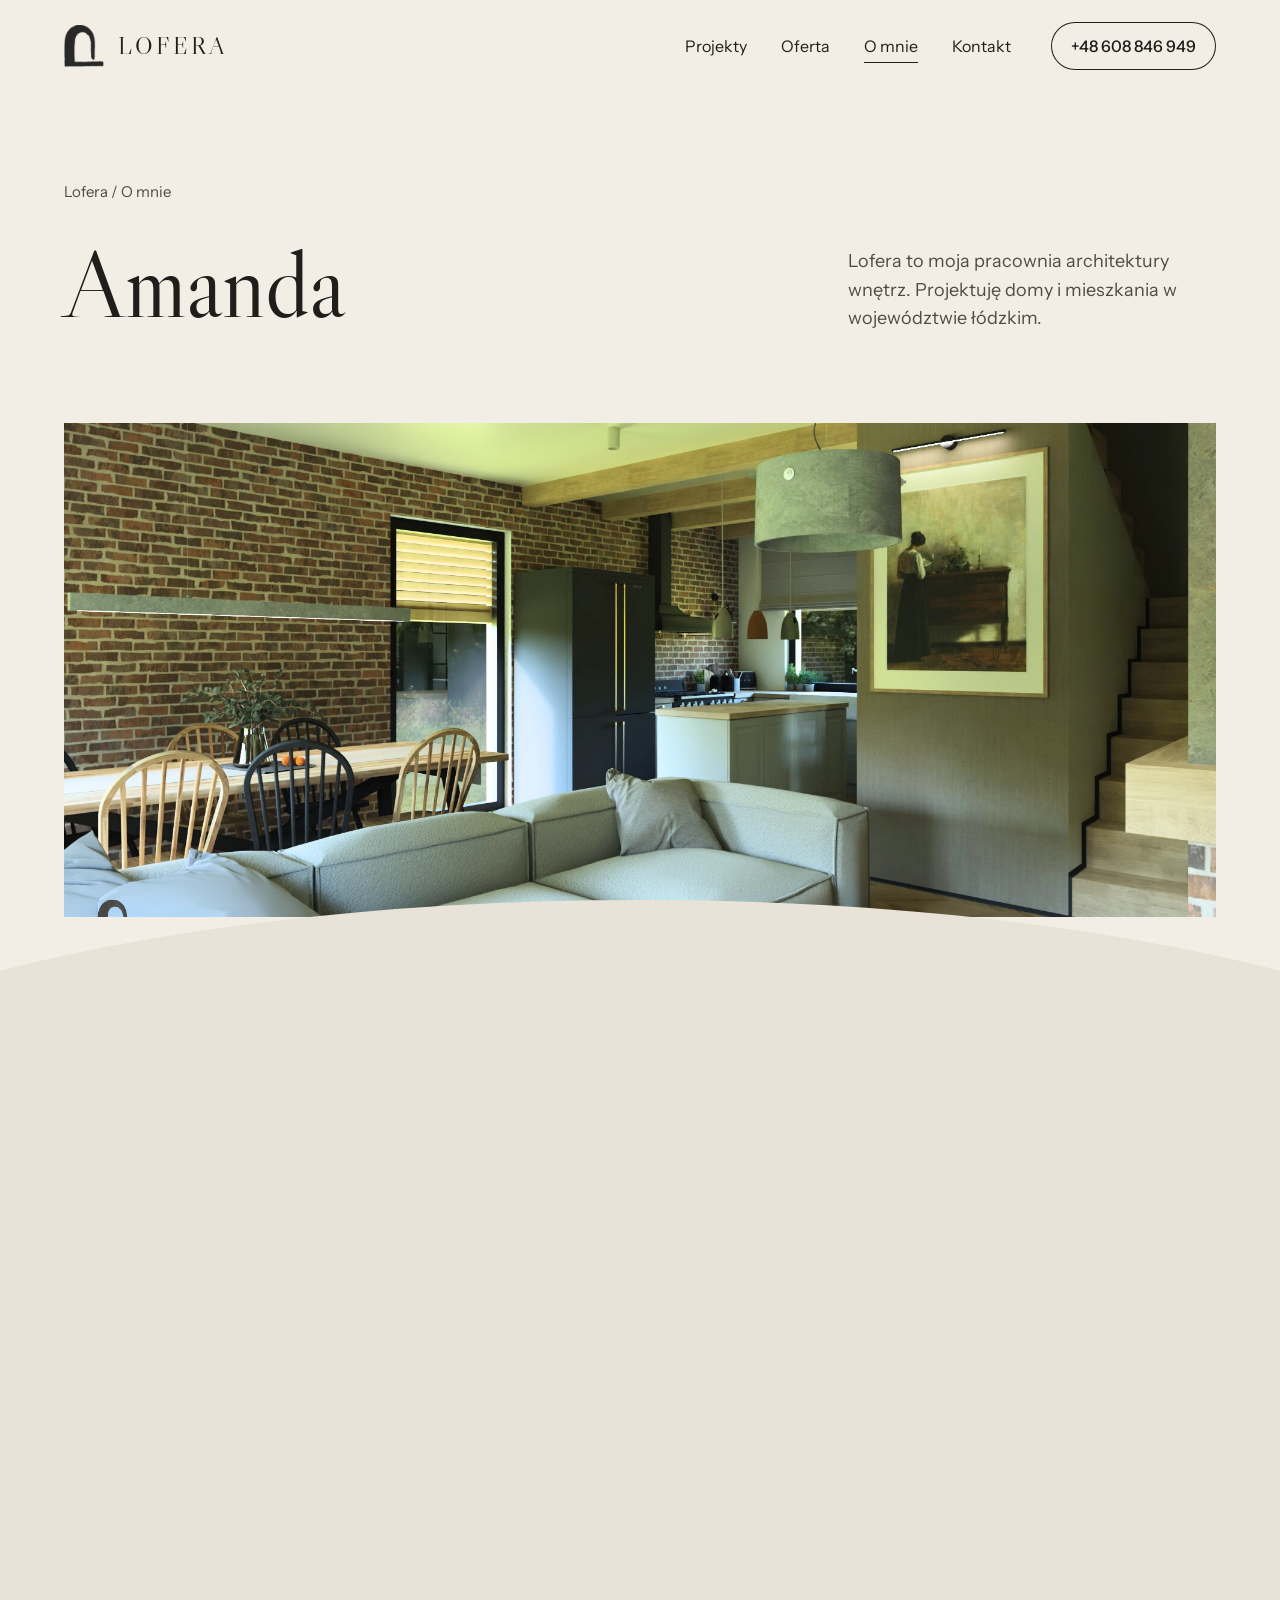
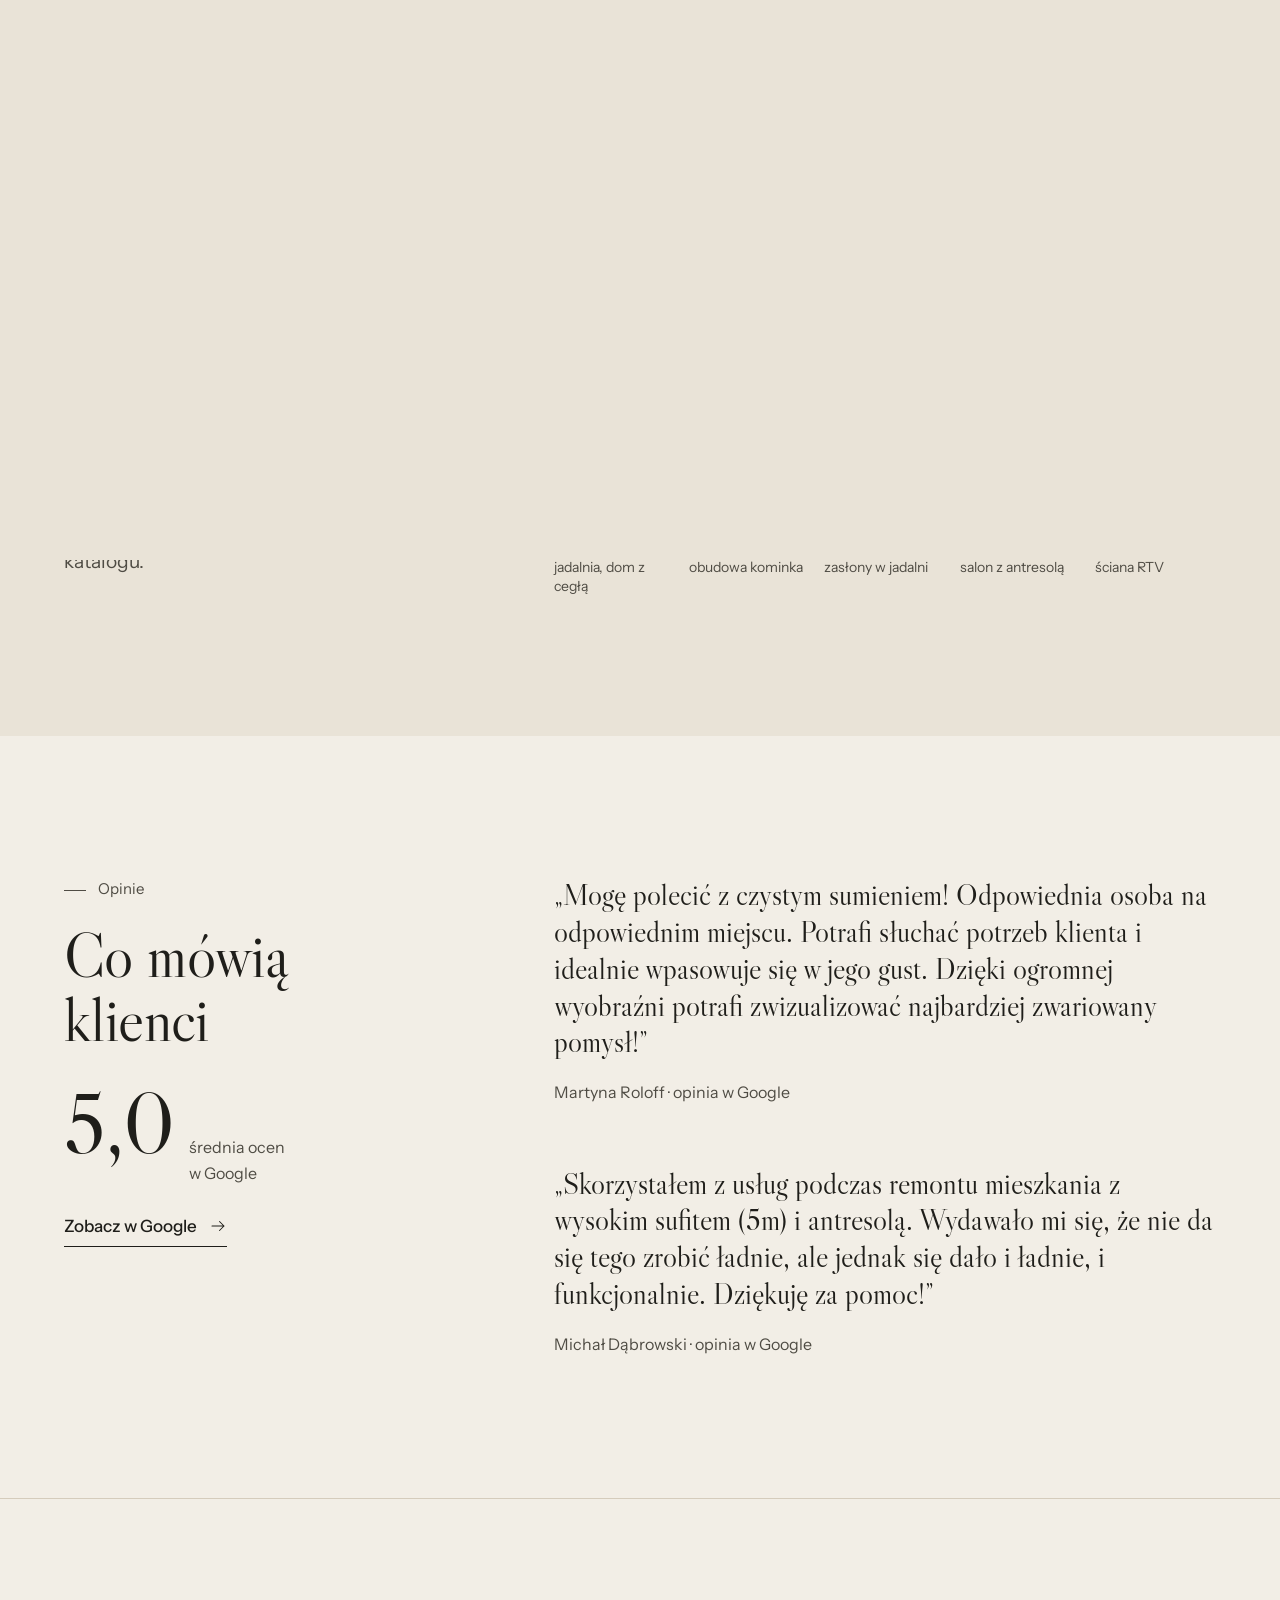
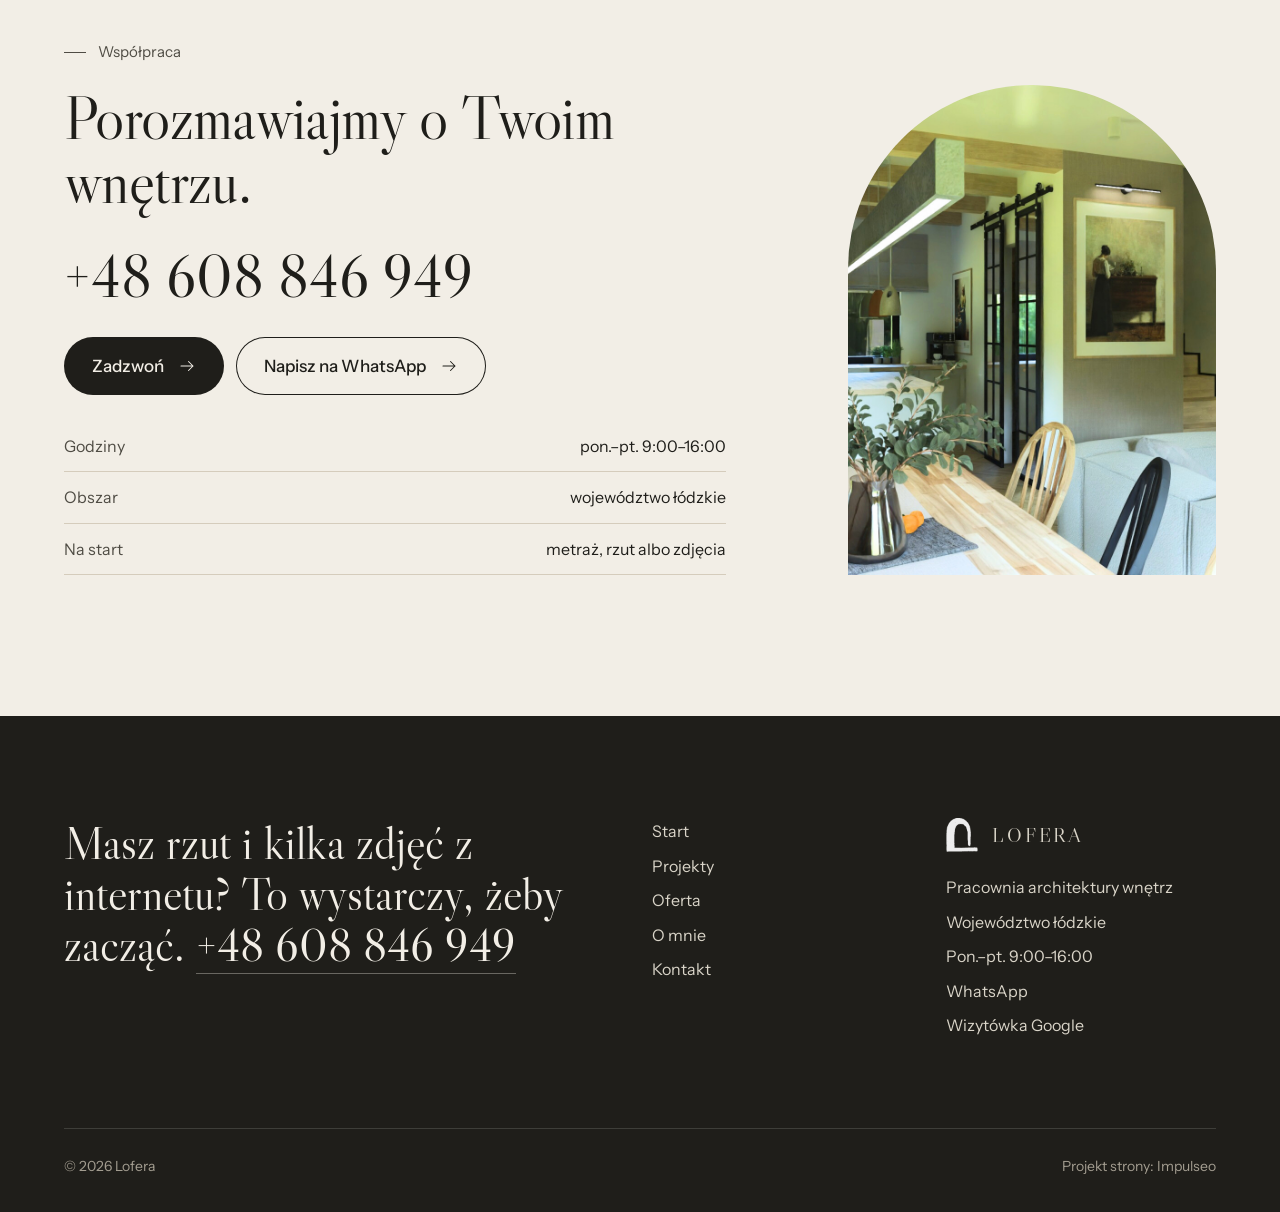
<file: o-mnie.html>
<!DOCTYPE html>
<html lang="pl">
<head>
<meta charset="UTF-8">
<meta name="viewport" content="width=device-width, initial-scale=1.0">
<title>O mnie – Amanda, projektantka wnętrz | Lofera</title>
<meta name="description" content="Amanda, pracownia Lofera: projekty wnętrz domów i mieszkań z wizualizacjami 3D. Ciepłe, naturalne materiały i trudne wnętrza. Województwo łódzkie.">
<link rel="canonical" href="https://impulseo-pl.github.io/lofera/o-mnie.html">
<meta name="robots" content="noindex, nofollow">
<meta name="theme-color" content="#f2eee6">
<meta property="og:type" content="website"><meta property="og:locale" content="pl_PL"><meta property="og:site_name" content="Lofera">
<meta property="og:title" content="O mnie – Amanda, projektantka wnętrz | Lofera"><meta property="og:description" content="Amanda, pracownia Lofera: projekty wnętrz domów i mieszkań z wizualizacjami 3D. Ciepłe, naturalne materiały i trudne wnętrza. Województwo łódzkie."><meta property="og:url" content="https://impulseo-pl.github.io/lofera/o-mnie.html">
<meta property="og:image" content="https://impulseo-pl.github.io/lofera/img/og.jpg"><meta name="twitter:card" content="summary_large_image">
<link rel="icon" type="image/png" href="img/favicon.png">
<script type="application/ld+json">{"@context": "https://schema.org", "@graph": [{"@type": "LocalBusiness", "@id": "https://impulseo-pl.github.io/lofera/#pracownia", "name": "Lofera", "description": "Pracownia architektury wnętrz: projekty domów i mieszkań z wizualizacjami 3D, województwo łódzkie.", "url": "https://impulseo-pl.github.io/lofera/", "telephone": "+48608846949", "image": ["https://impulseo-pl.github.io/lofera/img/about.jpg", "https://impulseo-pl.github.io/lofera/img/g6.jpg", "https://impulseo-pl.github.io/lofera/img/g4.jpg"], "logo": "https://impulseo-pl.github.io/lofera/img/logo.png", "areaServed": {"@type": "AdministrativeArea", "name": "województwo łódzkie"}, "openingHoursSpecification": [{"@type": "OpeningHoursSpecification", "dayOfWeek": ["Monday", "Tuesday", "Wednesday", "Thursday", "Friday"], "opens": "09:00", "closes": "16:00"}], "employee": {"@type": "Person", "name": "Amanda", "jobTitle": "projektantka wnętrz"}, "knowsAbout": ["projektowanie wnętrz", "architektura wnętrz", "wizualizacje 3D", "projekt wnętrza domu", "projekt mieszkania", "wnętrza z antresolą"], "hasOfferCatalog": {"@type": "OfferCatalog", "name": "Projektowanie wnętrz", "itemListElement": [{"@type": "Offer", "itemOffered": {"@type": "Service", "name": "Projekt wnętrza domu"}}, {"@type": "Offer", "itemOffered": {"@type": "Service", "name": "Projekt mieszkania"}}, {"@type": "Offer", "itemOffered": {"@type": "Service", "name": "Wnętrza z antresolą"}}, {"@type": "Offer", "itemOffered": {"@type": "Service", "name": "Kuchnie i jadalnie"}}, {"@type": "Offer", "itemOffered": {"@type": "Service", "name": "Salony z kominkiem"}}, {"@type": "Offer", "itemOffered": {"@type": "Service", "name": "Wizualizacje 3D"}}]}, "sameAs": ["https://maps.google.com/?cid=9933904185091874019"]}, {"@type": "WebSite", "@id": "https://impulseo-pl.github.io/lofera/#strona", "url": "https://impulseo-pl.github.io/lofera/", "name": "Lofera – projektowanie wnętrz", "inLanguage": "pl-PL", "publisher": {"@id": "https://impulseo-pl.github.io/lofera/#pracownia"}}, {"@type": "WebPage", "url": "https://impulseo-pl.github.io/lofera/o-mnie.html", "name": "O mnie – Amanda, projektantka wnętrz | Lofera", "description": "Amanda, pracownia Lofera: projekty wnętrz domów i mieszkań z wizualizacjami 3D. Ciepłe, naturalne materiały i trudne wnętrza. Województwo łódzkie.", "inLanguage": "pl-PL", "isPartOf": {"@id": "https://impulseo-pl.github.io/lofera/#strona"}, "dateModified": "2026-11-13"}, {"@type": "BreadcrumbList", "itemListElement": [{"@type": "ListItem", "position": 1, "name": "Lofera", "item": "https://impulseo-pl.github.io/lofera/"}, {"@type": "ListItem", "position": 2, "name": "O mnie", "item": "https://impulseo-pl.github.io/lofera/o-mnie.html"}]}]}</script>
<script>(function(){var d=document.documentElement;d.classList.add('js');try{if(!matchMedia('(prefers-reduced-motion: reduce)').matches)d.classList.add('anim')}catch(e){}setTimeout(function(){if(!d.classList.contains('anim-ok'))d.classList.remove('anim')},3500)})();</script>
<link rel="preload" as="image" href="img/g5.jpg" fetchpriority="high">
<link rel="preconnect" href="https://fonts.googleapis.com"><link rel="preconnect" href="https://fonts.gstatic.com" crossorigin>
<link href="https://fonts.googleapis.com/css2?family=Libre+Caslon+Display&amp;family=Instrument+Sans:wght@400;500;600&amp;display=swap" rel="stylesheet">
<link rel="stylesheet" href="assets/styles.css?v=20261113a">
<script src="assets/lenis.min.js" defer></script>
<script src="assets/main.js?v=20261113a" defer></script>
</head>
<body>
<div class="curtain" id="cur"><img src="img/mark.png" alt=""></div>
<script>try{if(sessionStorage.getItem('lfnav')){sessionStorage.removeItem('lfnav');document.getElementById('cur').className='curtain cover'}}catch(e){}</script>
<a class="skip" href="#tresc">Przejdź do treści</a>
<header class="top"><div class="wrap">
<a class="brand" href="index.html" aria-label="Lofera – strona główna"><img src="img/mark.png" alt="" width="397" height="420"><span>LOFERA</span></a>
<nav class="nav" aria-label="Menu"><a href="projekty.html">Projekty</a><a href="oferta.html">Oferta</a><a href="o-mnie.html" aria-current=page>O mnie</a><a href="kontakt.html">Kontakt</a></nav>
<a class="tel" href="tel:+48608846949">+48 608 846 949</a>
<button class="burger" data-menu>Menu</button>
</div></header>
<div class="menu"><button class="menu-x" data-menu>Zamknij</button><a href="index.html">Start</a><a href="projekty.html">Projekty</a><a href="oferta.html">Oferta</a><a href="o-mnie.html">O mnie</a><a href="kontakt.html">Kontakt</a><a class="btn" href="tel:+48608846949">Zadzwoń: +48 608 846 949</a></div>
<main id="tresc">
<section class="phead"><div class="wrap"><nav class="crumbs" aria-label="Okruszki"><a href="index.html">Lofera</a> / O mnie</nav>
<div class="phead-grid"><h1 class="d1 rv">Amanda</h1><p class="lead rv rv-1">Lofera to moja pracownia architektury wnętrz. Projektuję domy i mieszkania w województwie łódzkim.</p></div></div></section>
<div class="wrap"><div class="wide reveal"><img src="img/g5.jpg" alt="Strefa dzienna z sofą, jadalnią i schodami – projekt wnętrza Lofera" width="1920" height="1080" loading=lazy decoding="async"></div></div><section class="letter"><div class="wrap letter-grid">
<img class="mark rv" src="img/mark.png" alt="" width="397" height="420">
<blockquote class="rv">Nie boję się trudnych wnętrz. Mieszkanie z sufitem na pięć metrów i antresolą też da się urządzić ładnie i funkcjonalnie.</blockquote>
<div class="cols rv rv-1"><p>W wysokim pomieszczeniu dobieram skalę mebli i lamp, żeby było przytulnie. W małym mieszkaniu szukam miejsca na wszystko, co trzeba schować, bez odbierania światła.</p><p>Każdy projekt pokazuję na wizualizacjach 3D. Kolory, meble i światło oglądasz z kilku stron, zanim kupisz pierwszą płytkę.</p></div>
<div class="sign rv rv-2"><b>Amanda</b><span>projektantka wnętrz, Lofera</span></div>
</div></section>
<section class="mats" aria-labelledby="mat-h"><div class="wrap mats-grid">
<div class="txt rv"><span class="kicker">Materiały</span><h2 id="mat-h" class="d2">Ciepło, które się nie nudzi</h2>
<p class="lead" style="margin-top:26px">W moich projektach wracają te same, naturalne materiały: cegła, drewno, len i stonowane zielenie. Próbki obok to wycinki z wizualizacji, nie zdjęcia z katalogu.</p></div>
<div class="swatches"><figure class="sw rv rv-0"><img src="img/mat-cegla.jpg" alt="Cegła – materiał z projektu Lofera" loading="lazy"><figcaption>Cegła<span>jadalnia, dom z cegłą</span></figcaption></figure><figure class="sw rv rv-1"><img src="img/mat-tynk.jpg" alt="Tynk w szałwii – materiał z projektu Lofera" loading="lazy"><figcaption>Tynk w szałwii<span>obudowa kominka</span></figcaption></figure><figure class="sw rv rv-2"><img src="img/mat-len.jpg" alt="Len – materiał z projektu Lofera" loading="lazy"><figcaption>Len<span>zasłony w jadalni</span></figcaption></figure><figure class="sw rv rv-3"><img src="img/mat-dab.jpg" alt="Dąb i juta – materiał z projektu Lofera" loading="lazy"><figcaption>Dąb i juta<span>salon z antresolą</span></figcaption></figure><figure class="sw rv rv-3"><img src="img/mat-lamele.jpg" alt="Lamele – materiał z projektu Lofera" loading="lazy"><figcaption>Lamele<span>ściana RTV</span></figcaption></figure></div>
</div></section>
<section class="voices" aria-labelledby="op-h"><div class="wrap voices-grid">
<div class="voices-head rv"><span class="kicker">Opinie</span><h2 id="op-h" class="d2">Co mówią klienci</h2><div class="score"><b>5,0</b><span>średnia ocen<br>w Google</span></div><a class="link" style="margin-top:26px" href="https://maps.google.com/?cid=9933904185091874019" target="_blank" rel="noopener">Zobacz w Google <svg viewBox="0 0 24 24" fill="none" stroke="currentColor" stroke-width="1.4" stroke-linecap="round" stroke-linejoin="round"><path d="M4 12h16M14 6l6 6-6 6"/></svg></a></div>
<div class="quotes"><figure class="rv"><blockquote>„Mogę polecić z czystym sumieniem! Odpowiednia osoba na odpowiednim miejscu. Potrafi słuchać potrzeb klienta i idealnie wpasowuje się w jego gust. Dzięki ogromnej wyobraźni potrafi zwizualizować najbardziej zwariowany pomysł!”</blockquote><figcaption>Martyna Roloff · opinia w Google</figcaption></figure><figure class="rv"><blockquote>„Skorzystałem z usług podczas remontu mieszkania z wysokim sufitem (5m) i antresolą. Wydawało mi się, że nie da się tego zrobić ładnie, ale jednak się dało i ładnie, i funkcjonalnie. Dziękuję za pomoc!”</blockquote><figcaption>Michał Dąbrowski · opinia w Google</figcaption></figure></div>
</div></section>
<section class="cta" aria-labelledby="cta-h"><div class="wrap cta-grid">
<div class="l rv"><span class="kicker">Współpraca</span><h2 id="cta-h" class="d2">Porozmawiajmy o Twoim wnętrzu.</h2>
<a class="tel-big" href="tel:+48608846949">+48 608 846 949</a>
<div class="acts"><a class="btn" href="tel:+48608846949">Zadzwoń <svg viewBox="0 0 24 24" fill="none" stroke="currentColor" stroke-width="1.4" stroke-linecap="round" stroke-linejoin="round"><path d="M4 12h16M14 6l6 6-6 6"/></svg></a><a class="btn btn-ghost" href="https://wa.me/48608846949" target="_blank" rel="noopener">Napisz na WhatsApp <svg viewBox="0 0 24 24" fill="none" stroke="currentColor" stroke-width="1.4" stroke-linecap="round" stroke-linejoin="round"><path d="M4 12h16M14 6l6 6-6 6"/></svg></a></div>
<ul class="facts"><li><span>Godziny</span>pon.–pt. 9:00–16:00</li><li><span>Obszar</span>województwo łódzkie</li><li><span>Na start</span>metraż, rzut albo zdjęcia</li></ul></div>
<div class="r"><div class="cta-pic arch reveal"><img src="img/g2.jpg" alt="Widok z jadalni na kuchnię i schody – projekt wnętrza Lofera" width="1920" height="1080" loading=lazy decoding="async"></div></div>
</div></section>
</main>
<footer class="foot"><div class="wrap">
<div class="foot-grid">
<p class="big">Masz rzut i kilka zdjęć z internetu? To wystarczy, żeby zacząć. <a href="tel:+48608846949">+48 608 846 949</a></p>
<nav aria-label="Strony"><a href="index.html">Start</a><a href="projekty.html">Projekty</a><a href="oferta.html">Oferta</a><a href="o-mnie.html">O mnie</a><a href="kontakt.html">Kontakt</a></nav>
<div class="info"><a class="brand" href="index.html" style="margin-bottom:14px"><img src="img/mark.png" alt="" width="397" height="420" style="height:34px"><span style="font-size:20px">LOFERA</span></a><span>Pracownia architektury wnętrz</span><span>Województwo łódzkie</span><span>Pon.–pt. 9:00–16:00</span><a href="https://wa.me/48608846949" target="_blank" rel="noopener">WhatsApp</a><a href="https://maps.google.com/?cid=9933904185091874019" target="_blank" rel="noopener">Wizytówka Google</a></div>
</div>
<div class="foot-bot"><span>© 2026 Lofera</span><span>Projekt strony: <a href="https://impulseo.pl" target="_blank" rel="noopener">Impulseo</a></span></div>
</div></footer>
<div class="lb" role="dialog" aria-label="Powiększenie"><button>Zamknij</button><img alt=""></div>
</body>
</html>
</file>
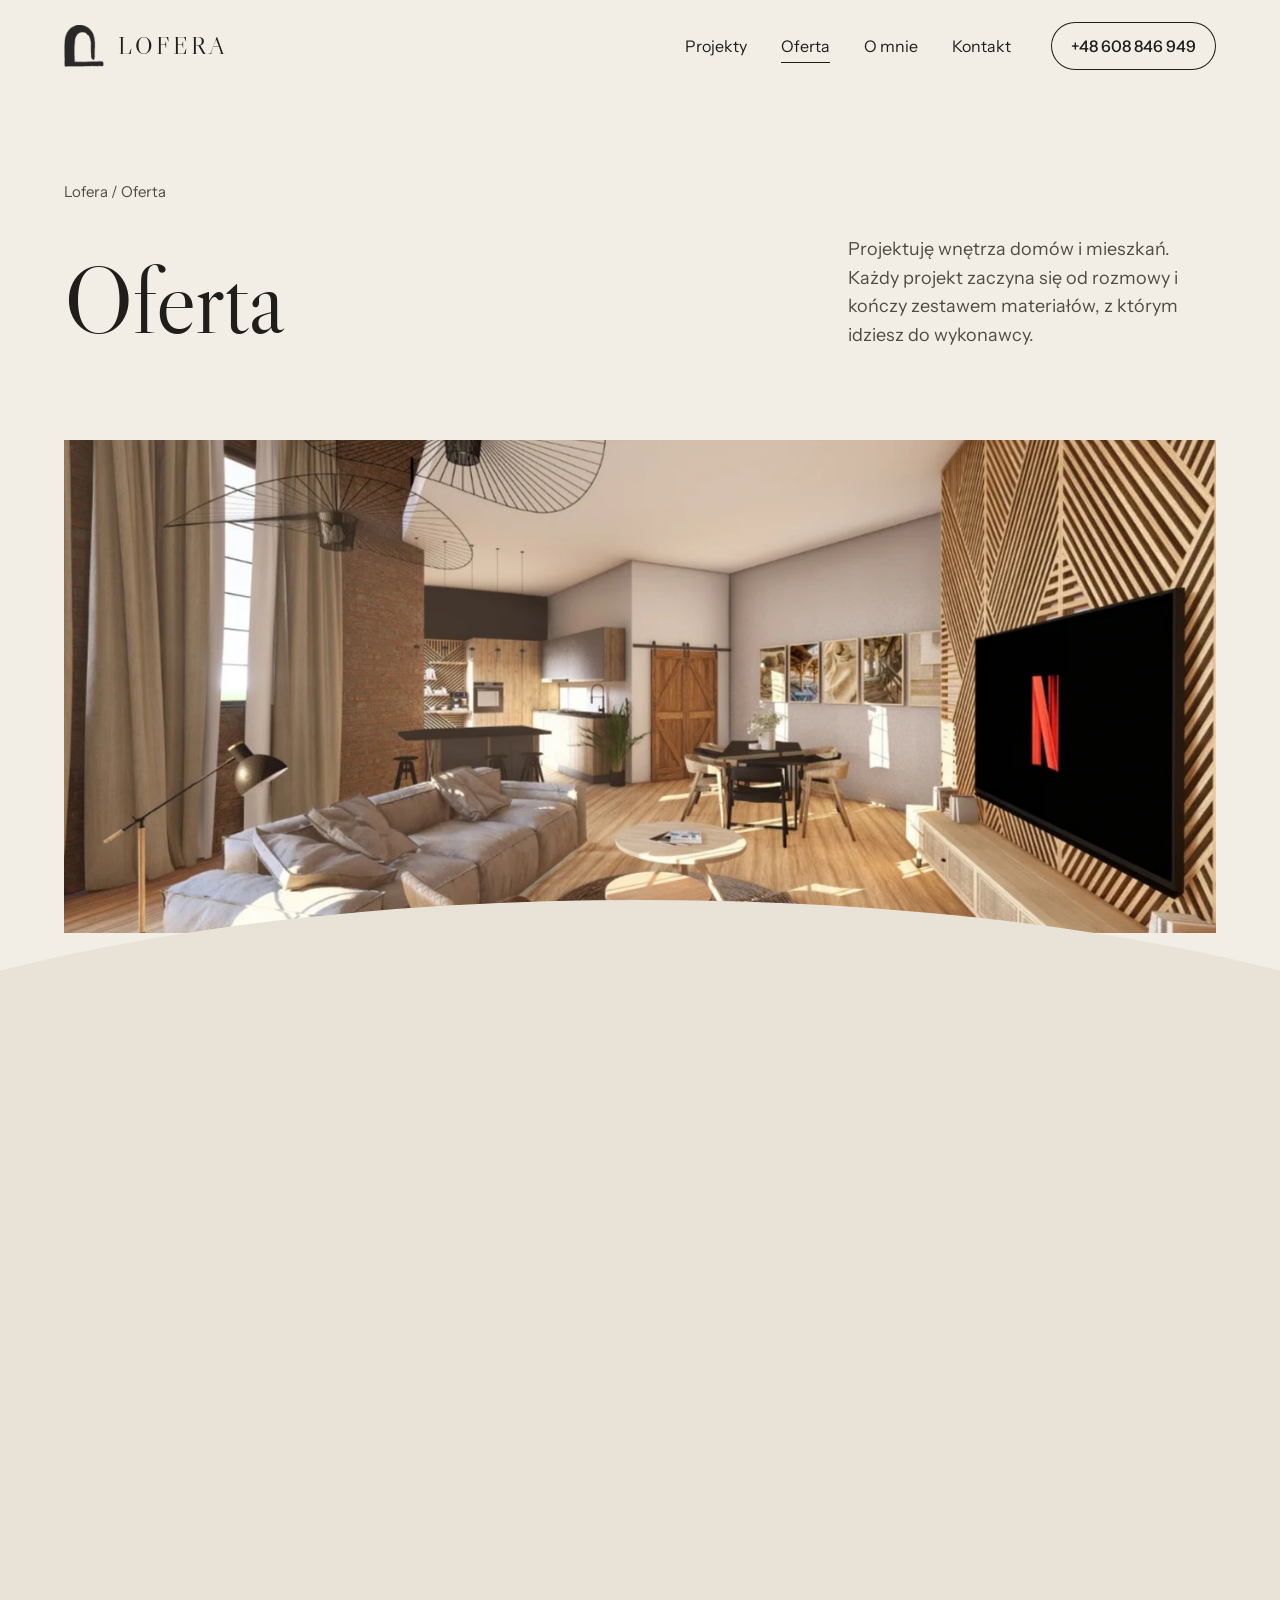
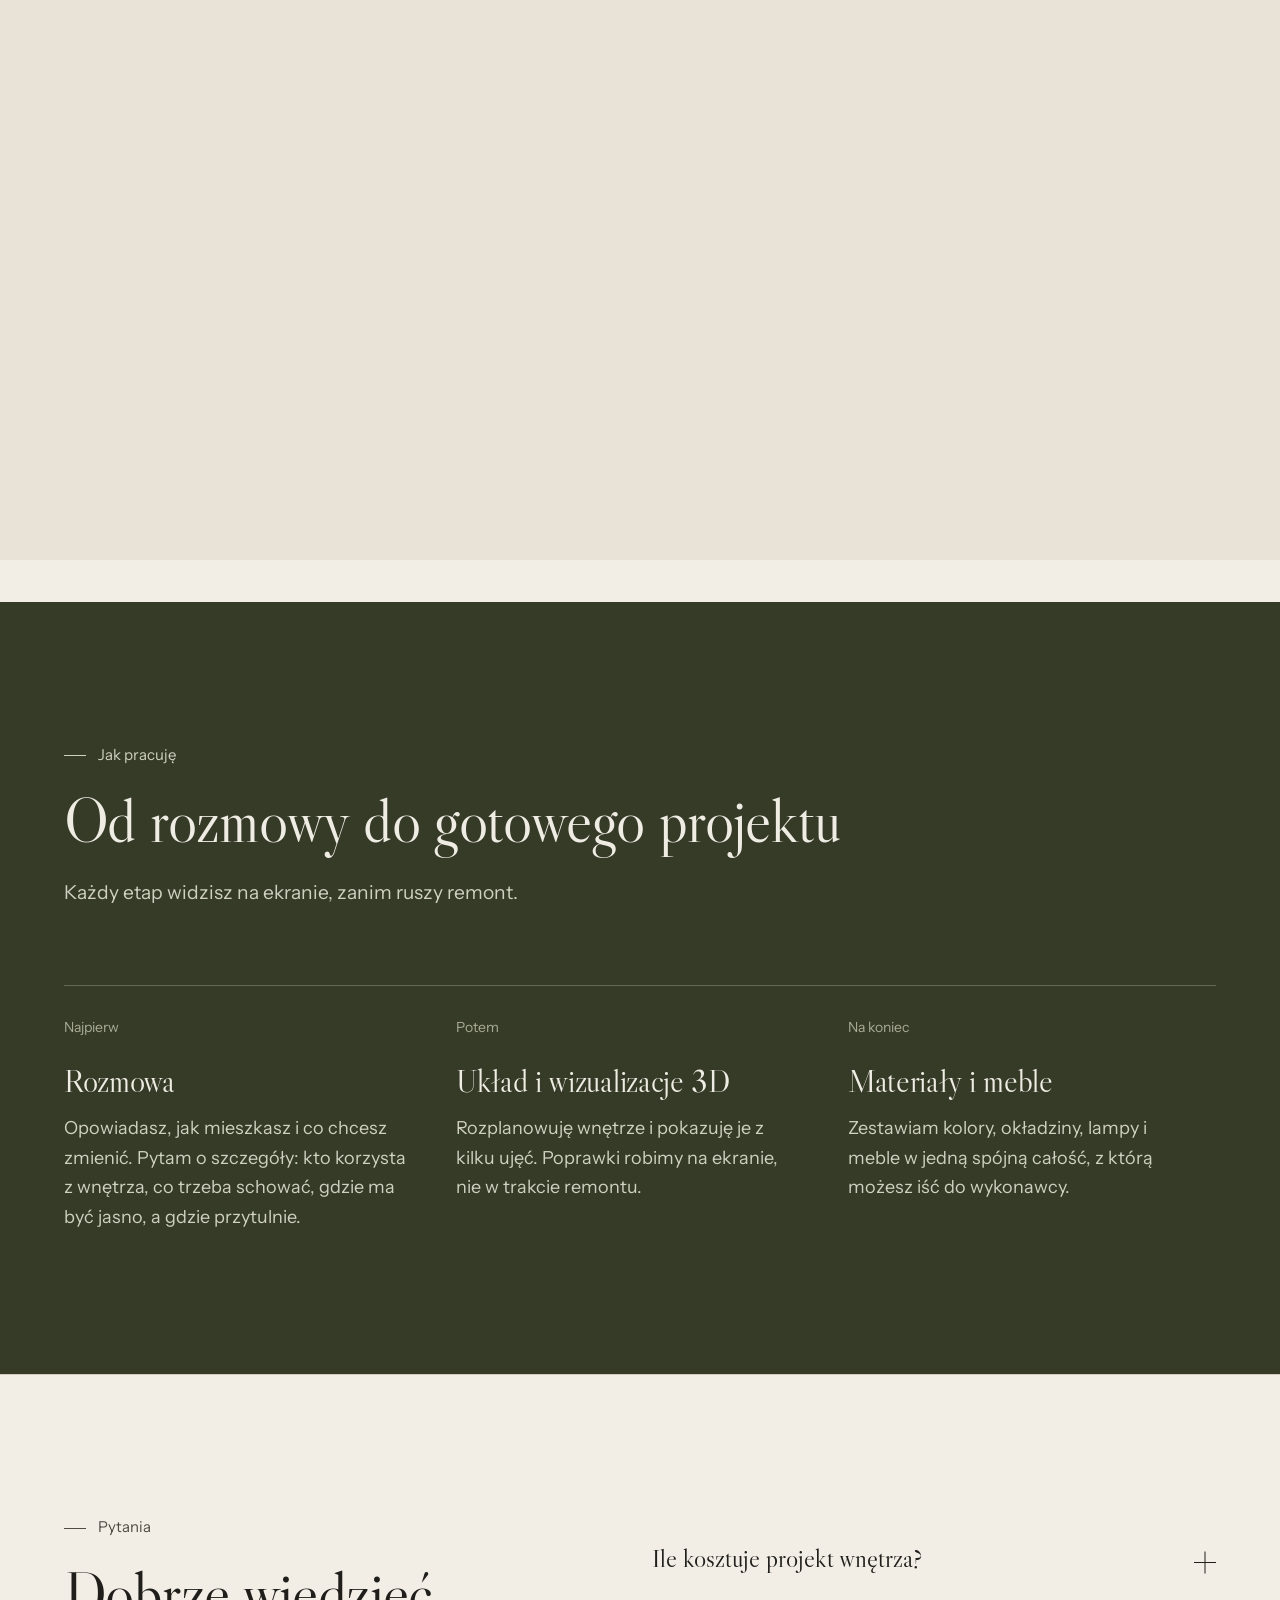
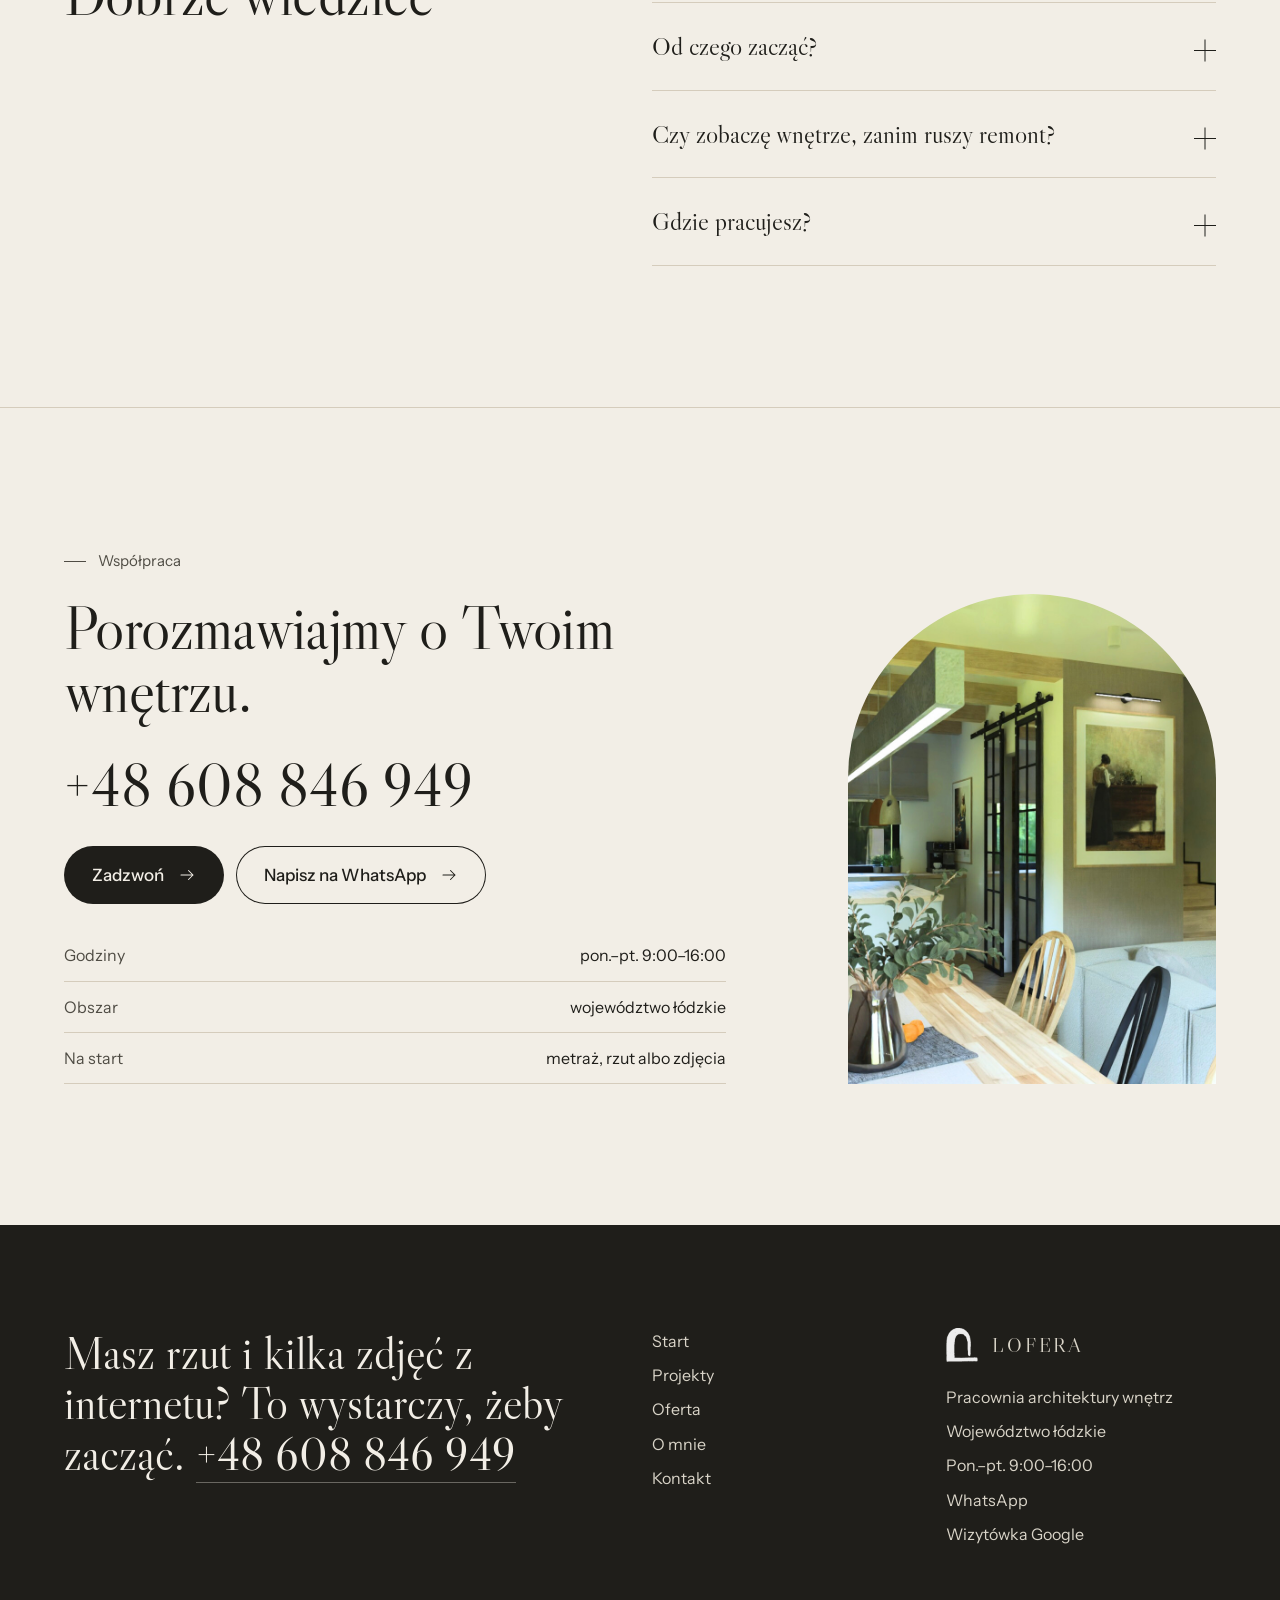
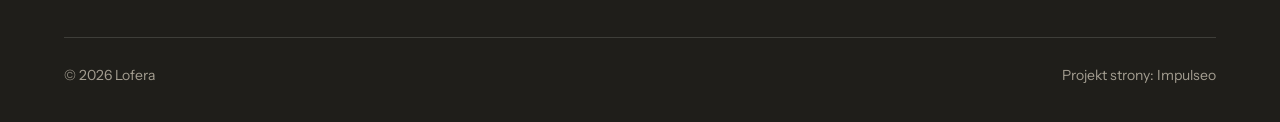
<file: oferta.html>
<!DOCTYPE html>
<html lang="pl">
<head>
<meta charset="UTF-8">
<meta name="viewport" content="width=device-width, initial-scale=1.0">
<title>Oferta – projekt wnętrza domu i mieszkania, wizualizacje 3D | Lofera</title>
<meta name="description" content="Projekt wnętrza domu i mieszkania, wnętrza z antresolą, kuchnie, jadalnie i salony z kominkiem. Wizualizacje 3D i dobór materiałów. Województwo łódzkie.">
<link rel="canonical" href="https://impulseo-pl.github.io/lofera/oferta.html">
<meta name="robots" content="noindex, nofollow">
<meta name="theme-color" content="#f2eee6">
<meta property="og:type" content="website"><meta property="og:locale" content="pl_PL"><meta property="og:site_name" content="Lofera">
<meta property="og:title" content="Oferta – projekt wnętrza domu i mieszkania, wizualizacje 3D | Lofera"><meta property="og:description" content="Projekt wnętrza domu i mieszkania, wnętrza z antresolą, kuchnie, jadalnie i salony z kominkiem. Wizualizacje 3D i dobór materiałów. Województwo łódzkie."><meta property="og:url" content="https://impulseo-pl.github.io/lofera/oferta.html">
<meta property="og:image" content="https://impulseo-pl.github.io/lofera/img/og.jpg"><meta name="twitter:card" content="summary_large_image">
<link rel="icon" type="image/png" href="img/favicon.png">
<script type="application/ld+json">{"@context": "https://schema.org", "@graph": [{"@type": "LocalBusiness", "@id": "https://impulseo-pl.github.io/lofera/#pracownia", "name": "Lofera", "description": "Pracownia architektury wnętrz: projekty domów i mieszkań z wizualizacjami 3D, województwo łódzkie.", "url": "https://impulseo-pl.github.io/lofera/", "telephone": "+48608846949", "image": ["https://impulseo-pl.github.io/lofera/img/about.jpg", "https://impulseo-pl.github.io/lofera/img/g6.jpg", "https://impulseo-pl.github.io/lofera/img/g4.jpg"], "logo": "https://impulseo-pl.github.io/lofera/img/logo.png", "areaServed": {"@type": "AdministrativeArea", "name": "województwo łódzkie"}, "openingHoursSpecification": [{"@type": "OpeningHoursSpecification", "dayOfWeek": ["Monday", "Tuesday", "Wednesday", "Thursday", "Friday"], "opens": "09:00", "closes": "16:00"}], "employee": {"@type": "Person", "name": "Amanda", "jobTitle": "projektantka wnętrz"}, "knowsAbout": ["projektowanie wnętrz", "architektura wnętrz", "wizualizacje 3D", "projekt wnętrza domu", "projekt mieszkania", "wnętrza z antresolą"], "hasOfferCatalog": {"@type": "OfferCatalog", "name": "Projektowanie wnętrz", "itemListElement": [{"@type": "Offer", "itemOffered": {"@type": "Service", "name": "Projekt wnętrza domu"}}, {"@type": "Offer", "itemOffered": {"@type": "Service", "name": "Projekt mieszkania"}}, {"@type": "Offer", "itemOffered": {"@type": "Service", "name": "Wnętrza z antresolą"}}, {"@type": "Offer", "itemOffered": {"@type": "Service", "name": "Kuchnie i jadalnie"}}, {"@type": "Offer", "itemOffered": {"@type": "Service", "name": "Salony z kominkiem"}}, {"@type": "Offer", "itemOffered": {"@type": "Service", "name": "Wizualizacje 3D"}}]}, "sameAs": ["https://maps.google.com/?cid=9933904185091874019"]}, {"@type": "WebSite", "@id": "https://impulseo-pl.github.io/lofera/#strona", "url": "https://impulseo-pl.github.io/lofera/", "name": "Lofera – projektowanie wnętrz", "inLanguage": "pl-PL", "publisher": {"@id": "https://impulseo-pl.github.io/lofera/#pracownia"}}, {"@type": "WebPage", "url": "https://impulseo-pl.github.io/lofera/oferta.html", "name": "Oferta – projekt wnętrza domu i mieszkania, wizualizacje 3D | Lofera", "description": "Projekt wnętrza domu i mieszkania, wnętrza z antresolą, kuchnie, jadalnie i salony z kominkiem. Wizualizacje 3D i dobór materiałów. Województwo łódzkie.", "inLanguage": "pl-PL", "isPartOf": {"@id": "https://impulseo-pl.github.io/lofera/#strona"}, "dateModified": "2026-11-13"}, {"@type": "BreadcrumbList", "itemListElement": [{"@type": "ListItem", "position": 1, "name": "Lofera", "item": "https://impulseo-pl.github.io/lofera/"}, {"@type": "ListItem", "position": 2, "name": "Oferta", "item": "https://impulseo-pl.github.io/lofera/oferta.html"}]}, {"@type": "FAQPage", "mainEntity": [{"@type": "Question", "name": "Ile kosztuje projekt wnętrza?", "acceptedAnswer": {"@type": "Answer", "text": "Zależy od metrażu i zakresu: czy to jedno pomieszczenie, mieszkanie, czy cały dom. Wycenę podaję po pierwszej rozmowie, kiedy wiem, co jest do zrobienia."}}, {"@type": "Question", "name": "Od czego zacząć?", "acceptedAnswer": {"@type": "Answer", "text": "Od telefonu albo wiadomości na WhatsApp. Opowiedz, jakie wnętrze chcesz zmienić i ile ma metrów. Jeśli masz rzut albo zdjęcia, prześlij je od razu."}}, {"@type": "Question", "name": "Czy zobaczę wnętrze, zanim ruszy remont?", "acceptedAnswer": {"@type": "Answer", "text": "Tak. Każdy projekt pokazuję na wizualizacjach 3D z kilku ujęć. Kolory, meble i światło poprawiamy na ekranie, zanim kupisz pierwszą płytkę."}}, {"@type": "Question", "name": "Gdzie pracujesz?", "acceptedAnswer": {"@type": "Answer", "text": "W województwie łódzkim. Zadzwoń i podaj miejscowość, od razu powiem, jak możemy się umówić."}}]}]}</script>
<script>(function(){var d=document.documentElement;d.classList.add('js');try{if(!matchMedia('(prefers-reduced-motion: reduce)').matches)d.classList.add('anim')}catch(e){}setTimeout(function(){if(!d.classList.contains('anim-ok'))d.classList.remove('anim')},3500)})();</script>
<link rel="preload" as="image" href="img/g4.jpg" fetchpriority="high">
<link rel="preconnect" href="https://fonts.googleapis.com"><link rel="preconnect" href="https://fonts.gstatic.com" crossorigin>
<link href="https://fonts.googleapis.com/css2?family=Libre+Caslon+Display&amp;family=Instrument+Sans:wght@400;500;600&amp;display=swap" rel="stylesheet">
<link rel="stylesheet" href="assets/styles.css?v=20261113a">
<script src="assets/lenis.min.js" defer></script>
<script src="assets/main.js?v=20261113a" defer></script>
</head>
<body>
<div class="curtain" id="cur"><img src="img/mark.png" alt=""></div>
<script>try{if(sessionStorage.getItem('lfnav')){sessionStorage.removeItem('lfnav');document.getElementById('cur').className='curtain cover'}}catch(e){}</script>
<a class="skip" href="#tresc">Przejdź do treści</a>
<header class="top"><div class="wrap">
<a class="brand" href="index.html" aria-label="Lofera – strona główna"><img src="img/mark.png" alt="" width="397" height="420"><span>LOFERA</span></a>
<nav class="nav" aria-label="Menu"><a href="projekty.html">Projekty</a><a href="oferta.html" aria-current=page>Oferta</a><a href="o-mnie.html">O mnie</a><a href="kontakt.html">Kontakt</a></nav>
<a class="tel" href="tel:+48608846949">+48 608 846 949</a>
<button class="burger" data-menu>Menu</button>
</div></header>
<div class="menu"><button class="menu-x" data-menu>Zamknij</button><a href="index.html">Start</a><a href="projekty.html">Projekty</a><a href="oferta.html">Oferta</a><a href="o-mnie.html">O mnie</a><a href="kontakt.html">Kontakt</a><a class="btn" href="tel:+48608846949">Zadzwoń: +48 608 846 949</a></div>
<main id="tresc">
<section class="phead"><div class="wrap"><nav class="crumbs" aria-label="Okruszki"><a href="index.html">Lofera</a> / Oferta</nav>
<div class="phead-grid"><h1 class="d1 rv">Oferta</h1><p class="lead rv rv-1">Projektuję wnętrza domów i mieszkań. Każdy projekt zaczyna się od rozmowy i kończy zestawem materiałów, z którym idziesz do wykonawcy.</p></div></div></section>
<div class="wrap"><div class="wide reveal"><img src="img/g4.jpg" alt="Wysoki salon z lamelami i jadalnią – projekt wnętrza Lofera" width="1350" height="759" loading=lazy decoding="async"></div></div><section class="scope" aria-labelledby="sc-h"><div class="wrap scope-grid">
<div class="scope-l"><span class="kicker rv">Zakres</span><h2 id="sc-h" class="d2 rv">Co projektuję</h2>
<p class="lead rv rv-1" style="margin-top:24px">Każdy projekt zaczyna się od rozmowy. Dopiero potem powstaje układ, wizualizacje i dobór materiałów.</p>

<div class="scope-pic arch"><img src="img/g5.jpg" alt="" loading="lazy" width="1920" height="1080"><img src="img/g2.jpg" alt="" loading="lazy" width="1920" height="1080"><img src="img/g7.jpg" alt="" loading="lazy" width="1336" height="752"><img src="img/g1.jpg" alt="" loading="lazy" width="1920" height="1080"><img src="img/g3.jpg" alt="" loading="lazy" width="1920" height="1080"><img src="img/g4.jpg" alt="" loading="lazy" width="1350" height="759"></div></div>
<ul class="scope-list"><li class="rv"><h3>Projekt wnętrza domu</h3><p>Strefa dzienna, kuchnia, schody i sypialnie: układ, kolory, materiały i oświetlenie dla całego domu albo jego części.</p></li><li class="rv"><h3>Projekt mieszkania</h3><p>Także małe metraże. Każdy kąt dostaje swoje zadanie, a wnętrze jest funkcjonalne i nie przytłacza.</p></li><li class="rv"><h3>Wnętrza z antresolą</h3><p>Wysoki sufit i antresola wymagają innej skali mebli i lamp. Układam je tak, żeby było i ładnie, i przytulnie.</p></li><li class="rv"><h3>Kuchnie i jadalnie</h3><p>Zabudowa, wyspa, stół i światło nad blatem zaplanowane pod to, jak na co dzień gotujesz i jesz.</p></li><li class="rv"><h3>Salony z kominkiem</h3><p>Kominek, telewizor, regały i wygodna sofa zebrane w jedną spokojną całość.</p></li><li class="rv"><h3>Wizualizacje 3D</h3><p>Realistyczne widoki wnętrza z kilku ujęć. Poprawki robimy na ekranie, a nie w trakcie remontu.</p></li></ul>
</div></section>
<section class="process" aria-labelledby="pr-h"><div class="wrap">
<span class="kicker rv">Jak pracuję</span><h2 id="pr-h" class="d2 rv">Od rozmowy do gotowego projektu</h2>
<p class="lead rv rv-1" style="margin-top:24px">Każdy etap widzisz na ekranie, zanim ruszy remont.</p>
<div class="steps">
<div class="rv"><small>Najpierw</small><h3>Rozmowa</h3><p>Opowiadasz, jak mieszkasz i co chcesz zmienić. Pytam o szczegóły: kto korzysta z wnętrza, co trzeba schować, gdzie ma być jasno, a gdzie przytulnie.</p></div>
<div class="rv rv-1"><small>Potem</small><h3>Układ i wizualizacje 3D</h3><p>Rozplanowuję wnętrze i pokazuję je z kilku ujęć. Poprawki robimy na ekranie, nie w trakcie remontu.</p></div>
<div class="rv rv-2"><small>Na koniec</small><h3>Materiały i meble</h3><p>Zestawiam kolory, okładziny, lampy i meble w jedną spójną całość, z którą możesz iść do wykonawcy.</p></div>
</div></div></section>
<section class="scope" aria-labelledby="faq-h" style="border-top:1px solid var(--rule)"><div class="wrap scope-grid">
<div class="scope-l"><span class="kicker">Pytania</span><h2 id="faq-h" class="d2">Dobrze wiedzieć</h2></div>
<div class="scope-list faq" style="border:0"><details><summary>Ile kosztuje projekt wnętrza?<i></i></summary><p>Zależy od metrażu i zakresu: czy to jedno pomieszczenie, mieszkanie, czy cały dom. Wycenę podaję po pierwszej rozmowie, kiedy wiem, co jest do zrobienia.</p></details><details><summary>Od czego zacząć?<i></i></summary><p>Od telefonu albo wiadomości na WhatsApp. Opowiedz, jakie wnętrze chcesz zmienić i ile ma metrów. Jeśli masz rzut albo zdjęcia, prześlij je od razu.</p></details><details><summary>Czy zobaczę wnętrze, zanim ruszy remont?<i></i></summary><p>Tak. Każdy projekt pokazuję na wizualizacjach 3D z kilku ujęć. Kolory, meble i światło poprawiamy na ekranie, zanim kupisz pierwszą płytkę.</p></details><details><summary>Gdzie pracujesz?<i></i></summary><p>W województwie łódzkim. Zadzwoń i podaj miejscowość, od razu powiem, jak możemy się umówić.</p></details></div></div></section>
<section class="cta" aria-labelledby="cta-h"><div class="wrap cta-grid">
<div class="l rv"><span class="kicker">Współpraca</span><h2 id="cta-h" class="d2">Porozmawiajmy o Twoim wnętrzu.</h2>
<a class="tel-big" href="tel:+48608846949">+48 608 846 949</a>
<div class="acts"><a class="btn" href="tel:+48608846949">Zadzwoń <svg viewBox="0 0 24 24" fill="none" stroke="currentColor" stroke-width="1.4" stroke-linecap="round" stroke-linejoin="round"><path d="M4 12h16M14 6l6 6-6 6"/></svg></a><a class="btn btn-ghost" href="https://wa.me/48608846949" target="_blank" rel="noopener">Napisz na WhatsApp <svg viewBox="0 0 24 24" fill="none" stroke="currentColor" stroke-width="1.4" stroke-linecap="round" stroke-linejoin="round"><path d="M4 12h16M14 6l6 6-6 6"/></svg></a></div>
<ul class="facts"><li><span>Godziny</span>pon.–pt. 9:00–16:00</li><li><span>Obszar</span>województwo łódzkie</li><li><span>Na start</span>metraż, rzut albo zdjęcia</li></ul></div>
<div class="r"><div class="cta-pic arch reveal"><img src="img/g2.jpg" alt="Widok z jadalni na kuchnię i schody – projekt wnętrza Lofera" width="1920" height="1080" loading=lazy decoding="async"></div></div>
</div></section>
</main>
<footer class="foot"><div class="wrap">
<div class="foot-grid">
<p class="big">Masz rzut i kilka zdjęć z internetu? To wystarczy, żeby zacząć. <a href="tel:+48608846949">+48 608 846 949</a></p>
<nav aria-label="Strony"><a href="index.html">Start</a><a href="projekty.html">Projekty</a><a href="oferta.html">Oferta</a><a href="o-mnie.html">O mnie</a><a href="kontakt.html">Kontakt</a></nav>
<div class="info"><a class="brand" href="index.html" style="margin-bottom:14px"><img src="img/mark.png" alt="" width="397" height="420" style="height:34px"><span style="font-size:20px">LOFERA</span></a><span>Pracownia architektury wnętrz</span><span>Województwo łódzkie</span><span>Pon.–pt. 9:00–16:00</span><a href="https://wa.me/48608846949" target="_blank" rel="noopener">WhatsApp</a><a href="https://maps.google.com/?cid=9933904185091874019" target="_blank" rel="noopener">Wizytówka Google</a></div>
</div>
<div class="foot-bot"><span>© 2026 Lofera</span><span>Projekt strony: <a href="https://impulseo.pl" target="_blank" rel="noopener">Impulseo</a></span></div>
</div></footer>
<div class="lb" role="dialog" aria-label="Powiększenie"><button>Zamknij</button><img alt=""></div>
</body>
</html>
</file>
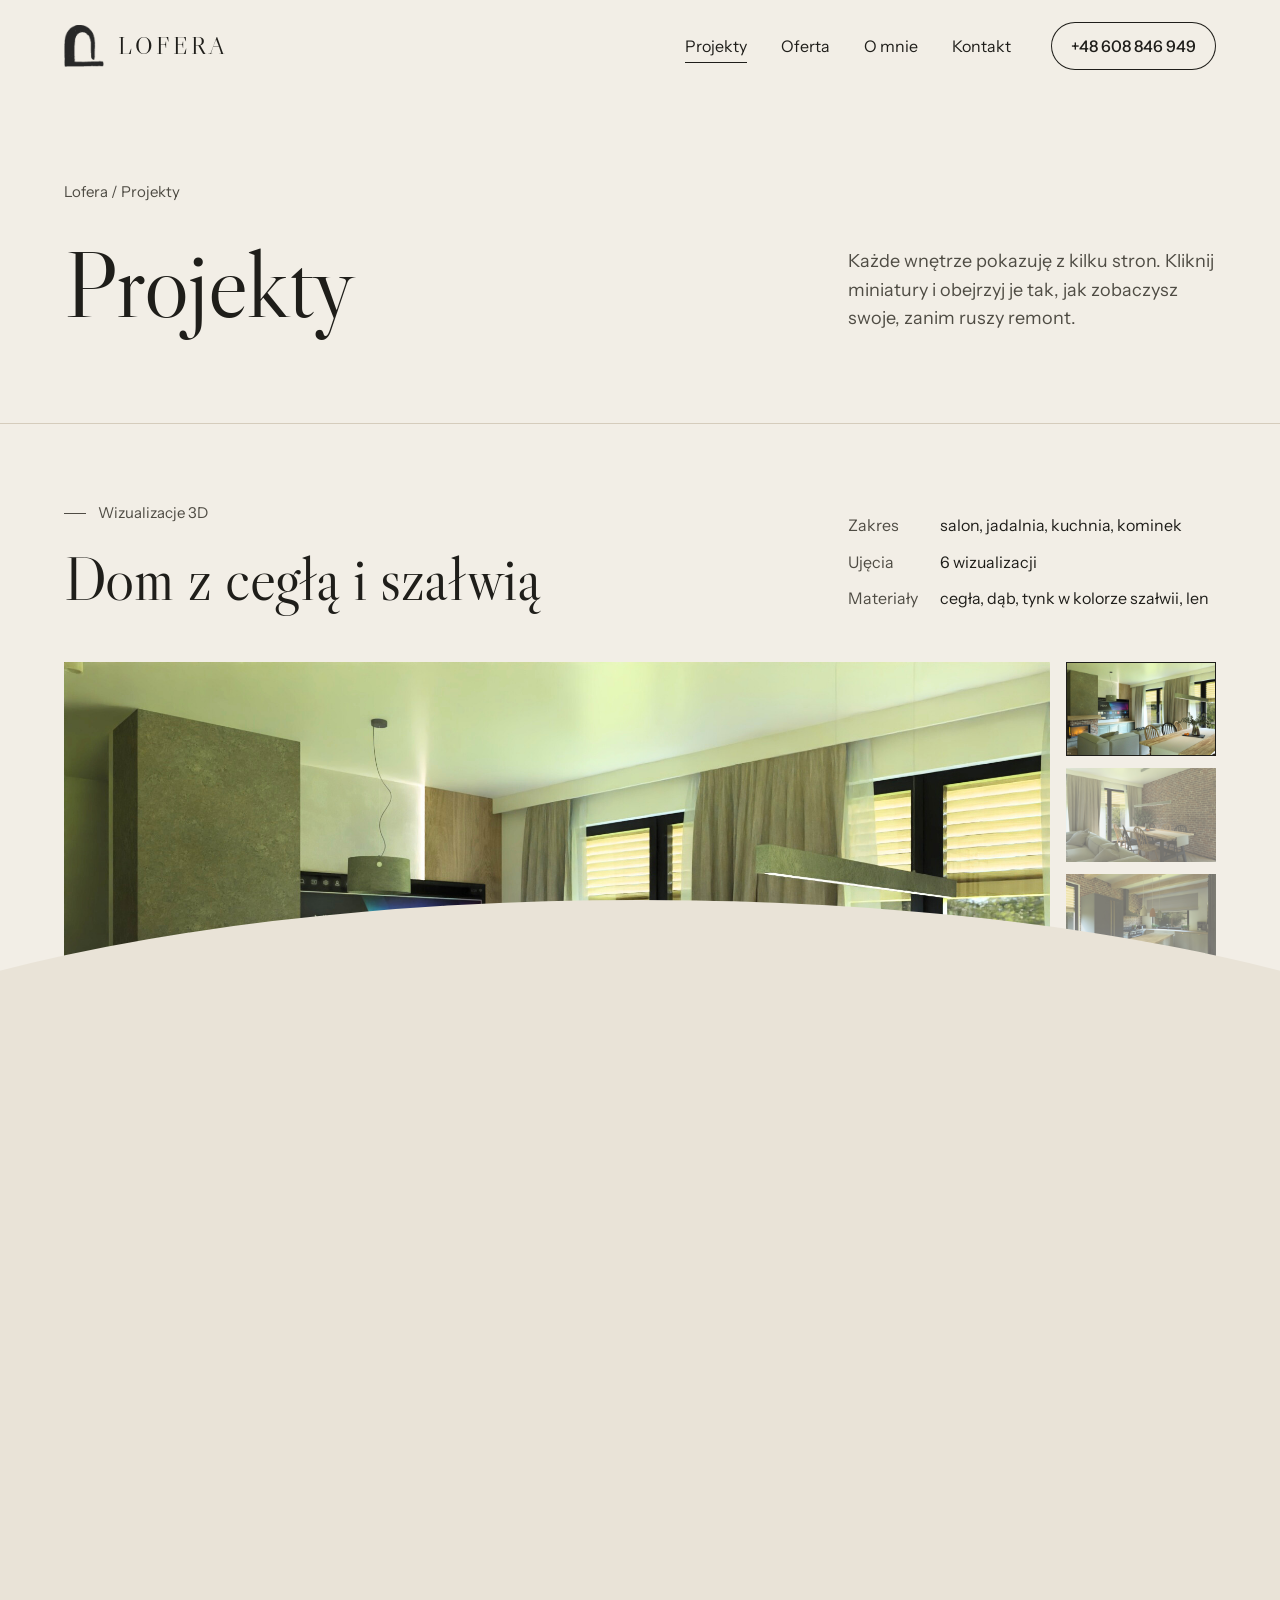
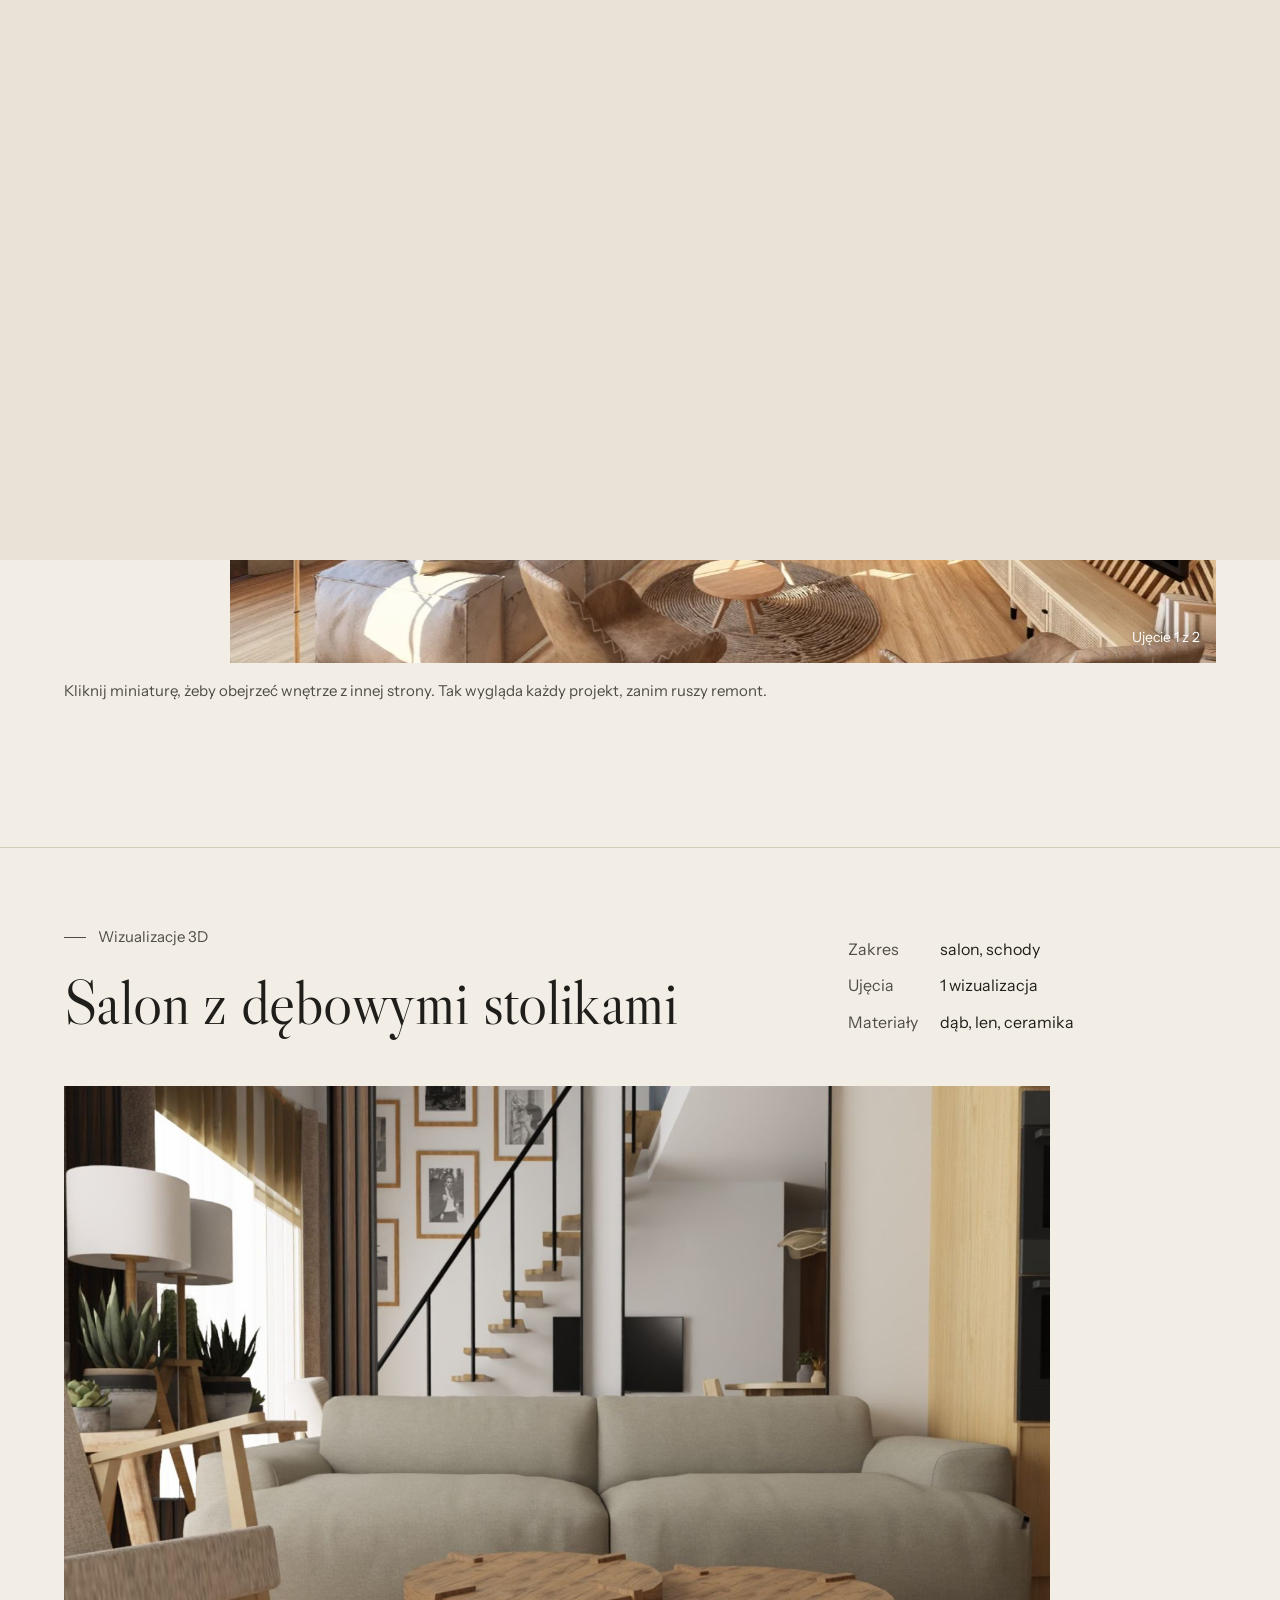
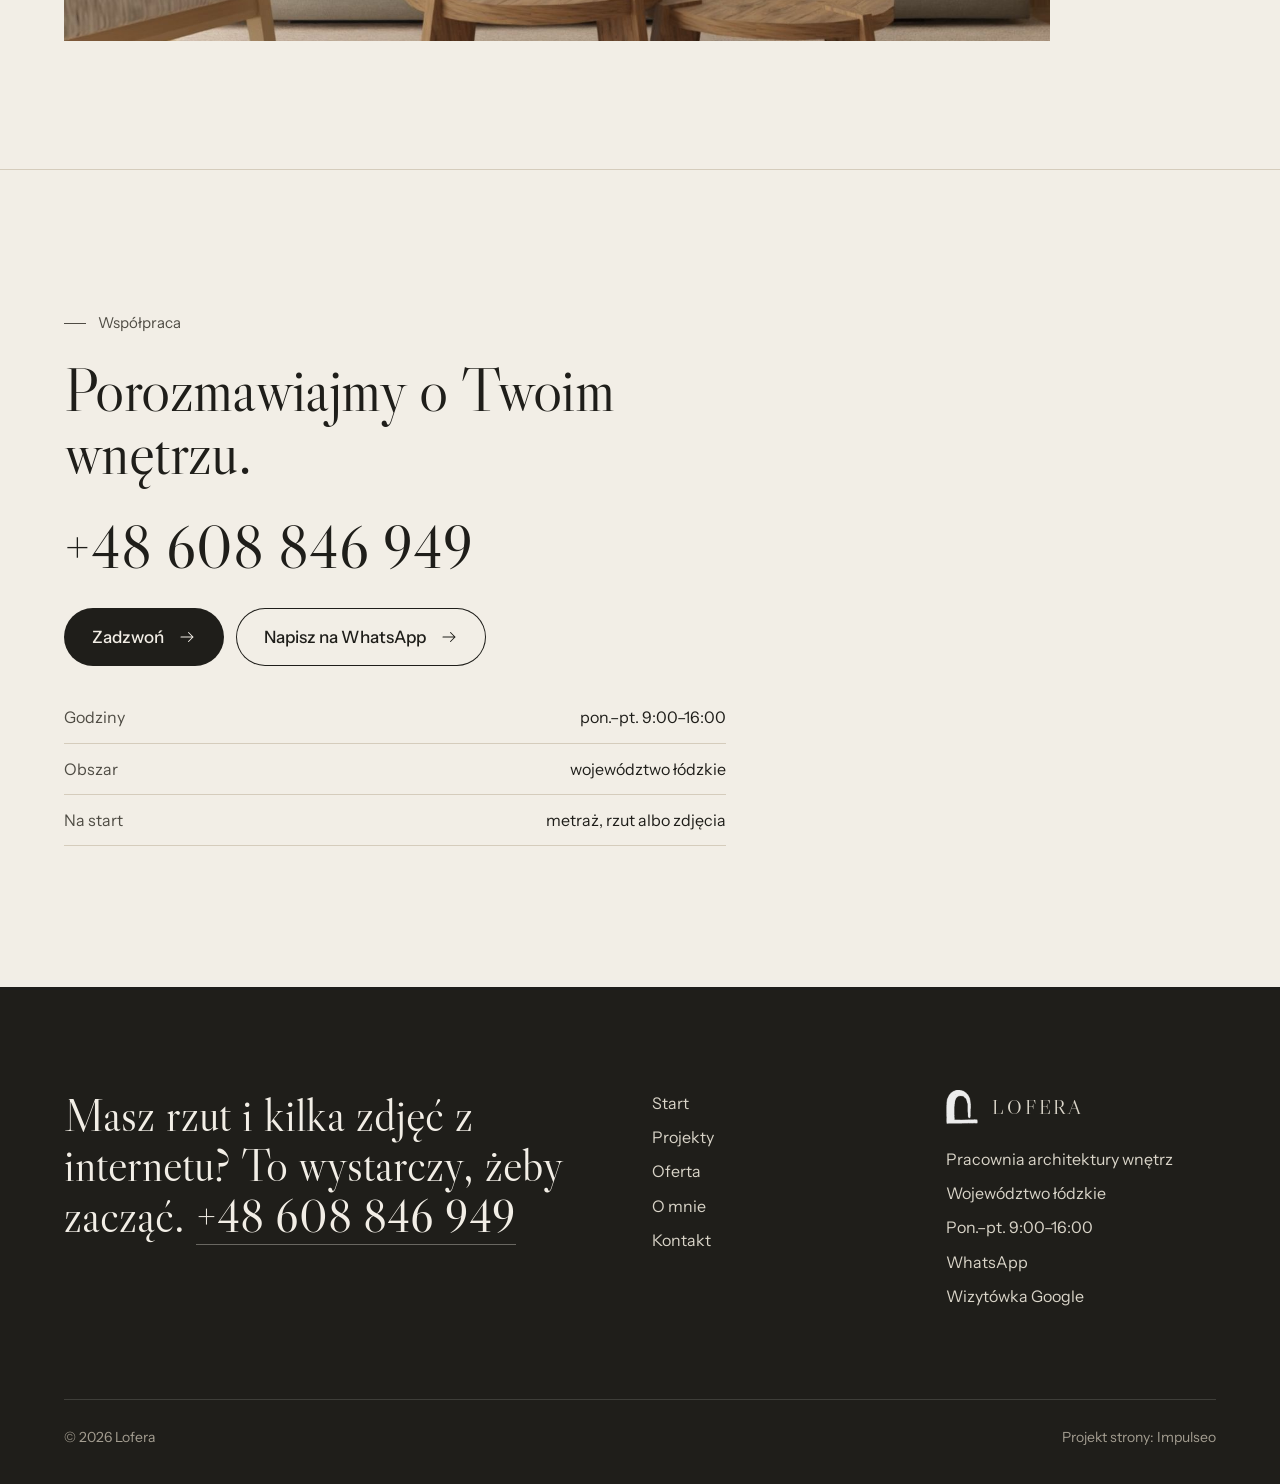
<file: projekty.html>
<!DOCTYPE html>
<html lang="pl">
<head>
<meta charset="UTF-8">
<meta name="viewport" content="width=device-width, initial-scale=1.0">
<title>Projekty wnętrz – wizualizacje 3D | Lofera</title>
<meta name="description" content="Projekty wnętrz Lofera: dom z cegłą i szałwią, wnętrze z antresolą, salon z dębowymi stolikami. Wizualizacje 3D z kilku ujęć.">
<link rel="canonical" href="https://impulseo-pl.github.io/lofera/projekty.html">
<meta name="robots" content="noindex, nofollow">
<meta name="theme-color" content="#f2eee6">
<meta property="og:type" content="website"><meta property="og:locale" content="pl_PL"><meta property="og:site_name" content="Lofera">
<meta property="og:title" content="Projekty wnętrz – wizualizacje 3D | Lofera"><meta property="og:description" content="Projekty wnętrz Lofera: dom z cegłą i szałwią, wnętrze z antresolą, salon z dębowymi stolikami. Wizualizacje 3D z kilku ujęć."><meta property="og:url" content="https://impulseo-pl.github.io/lofera/projekty.html">
<meta property="og:image" content="https://impulseo-pl.github.io/lofera/img/og.jpg"><meta name="twitter:card" content="summary_large_image">
<link rel="icon" type="image/png" href="img/favicon.png">
<script type="application/ld+json">{"@context": "https://schema.org", "@graph": [{"@type": "LocalBusiness", "@id": "https://impulseo-pl.github.io/lofera/#pracownia", "name": "Lofera", "description": "Pracownia architektury wnętrz: projekty domów i mieszkań z wizualizacjami 3D, województwo łódzkie.", "url": "https://impulseo-pl.github.io/lofera/", "telephone": "+48608846949", "image": ["https://impulseo-pl.github.io/lofera/img/about.jpg", "https://impulseo-pl.github.io/lofera/img/g6.jpg", "https://impulseo-pl.github.io/lofera/img/g4.jpg"], "logo": "https://impulseo-pl.github.io/lofera/img/logo.png", "areaServed": {"@type": "AdministrativeArea", "name": "województwo łódzkie"}, "openingHoursSpecification": [{"@type": "OpeningHoursSpecification", "dayOfWeek": ["Monday", "Tuesday", "Wednesday", "Thursday", "Friday"], "opens": "09:00", "closes": "16:00"}], "employee": {"@type": "Person", "name": "Amanda", "jobTitle": "projektantka wnętrz"}, "knowsAbout": ["projektowanie wnętrz", "architektura wnętrz", "wizualizacje 3D", "projekt wnętrza domu", "projekt mieszkania", "wnętrza z antresolą"], "hasOfferCatalog": {"@type": "OfferCatalog", "name": "Projektowanie wnętrz", "itemListElement": [{"@type": "Offer", "itemOffered": {"@type": "Service", "name": "Projekt wnętrza domu"}}, {"@type": "Offer", "itemOffered": {"@type": "Service", "name": "Projekt mieszkania"}}, {"@type": "Offer", "itemOffered": {"@type": "Service", "name": "Wnętrza z antresolą"}}, {"@type": "Offer", "itemOffered": {"@type": "Service", "name": "Kuchnie i jadalnie"}}, {"@type": "Offer", "itemOffered": {"@type": "Service", "name": "Salony z kominkiem"}}, {"@type": "Offer", "itemOffered": {"@type": "Service", "name": "Wizualizacje 3D"}}]}, "sameAs": ["https://maps.google.com/?cid=9933904185091874019"]}, {"@type": "WebSite", "@id": "https://impulseo-pl.github.io/lofera/#strona", "url": "https://impulseo-pl.github.io/lofera/", "name": "Lofera – projektowanie wnętrz", "inLanguage": "pl-PL", "publisher": {"@id": "https://impulseo-pl.github.io/lofera/#pracownia"}}, {"@type": "WebPage", "url": "https://impulseo-pl.github.io/lofera/projekty.html", "name": "Projekty wnętrz – wizualizacje 3D | Lofera", "description": "Projekty wnętrz Lofera: dom z cegłą i szałwią, wnętrze z antresolą, salon z dębowymi stolikami. Wizualizacje 3D z kilku ujęć.", "inLanguage": "pl-PL", "isPartOf": {"@id": "https://impulseo-pl.github.io/lofera/#strona"}, "dateModified": "2026-11-13"}, {"@type": "BreadcrumbList", "itemListElement": [{"@type": "ListItem", "position": 1, "name": "Lofera", "item": "https://impulseo-pl.github.io/lofera/"}, {"@type": "ListItem", "position": 2, "name": "Projekty", "item": "https://impulseo-pl.github.io/lofera/projekty.html"}]}]}</script>
<script>(function(){var d=document.documentElement;d.classList.add('js');try{if(!matchMedia('(prefers-reduced-motion: reduce)').matches)d.classList.add('anim')}catch(e){}setTimeout(function(){if(!d.classList.contains('anim-ok'))d.classList.remove('anim')},3500)})();</script>
<link rel="preload" as="image" href="img/g6.jpg" fetchpriority="high">
<link rel="preconnect" href="https://fonts.googleapis.com"><link rel="preconnect" href="https://fonts.gstatic.com" crossorigin>
<link href="https://fonts.googleapis.com/css2?family=Libre+Caslon+Display&amp;family=Instrument+Sans:wght@400;500;600&amp;display=swap" rel="stylesheet">
<link rel="stylesheet" href="assets/styles.css?v=20261113a">
<script src="assets/lenis.min.js" defer></script>
<script src="assets/main.js?v=20261113a" defer></script>
</head>
<body>
<div class="curtain" id="cur"><img src="img/mark.png" alt=""></div>
<script>try{if(sessionStorage.getItem('lfnav')){sessionStorage.removeItem('lfnav');document.getElementById('cur').className='curtain cover'}}catch(e){}</script>
<a class="skip" href="#tresc">Przejdź do treści</a>
<header class="top"><div class="wrap">
<a class="brand" href="index.html" aria-label="Lofera – strona główna"><img src="img/mark.png" alt="" width="397" height="420"><span>LOFERA</span></a>
<nav class="nav" aria-label="Menu"><a href="projekty.html" aria-current=page>Projekty</a><a href="oferta.html">Oferta</a><a href="o-mnie.html">O mnie</a><a href="kontakt.html">Kontakt</a></nav>
<a class="tel" href="tel:+48608846949">+48 608 846 949</a>
<button class="burger" data-menu>Menu</button>
</div></header>
<div class="menu"><button class="menu-x" data-menu>Zamknij</button><a href="index.html">Start</a><a href="projekty.html">Projekty</a><a href="oferta.html">Oferta</a><a href="o-mnie.html">O mnie</a><a href="kontakt.html">Kontakt</a><a class="btn" href="tel:+48608846949">Zadzwoń: +48 608 846 949</a></div>
<main id="tresc">
<section class="phead"><div class="wrap"><nav class="crumbs" aria-label="Okruszki"><a href="index.html">Lofera</a> / Projekty</nav>
<div class="phead-grid"><h1 class="d1 rv">Projekty</h1><p class="lead rv rv-1">Każde wnętrze pokazuję z kilku stron. Kliknij miniatury i obejrzyj je tak, jak zobaczysz swoje, zanim ruszy remont.</p></div></div></section>
<article class="proj" id="dom-z-cegla"><div class="wrap">
<div class="proj-head"><div class="t rv"><span class="kicker">Wizualizacje 3D</span><h2 class="d2">Dom z cegłą i szałwią</h2></div>
<dl class="meta rv rv-1"><dt>Zakres</dt><dd>salon, jadalnia, kuchnia, kominek</dd><dt>Ujęcia</dt><dd>6 wizualizacji</dd><dt>Materiały</dt><dd>cegła, dąb, tynk w kolorze szałwii, len</dd></dl></div>
<div class="viewer rv"><div class="v-main"><img src="img/g6.jpg" alt="Salon z kominkiem w tynku w kolorze szałwii i stołem z dębu – projekt wnętrza Lofera" width="1920" height="1080" loading=lazy decoding="async"><span class="count">Ujęcie 1 z 6</span></div><div class="v-thumbs"><button class="on" data-src="img/g6.jpg" data-alt="Salon z kominkiem w tynku w kolorze szałwii i stołem z dębu – projekt wnętrza Lofera" aria-label="Ujęcie 1: Salon z kominkiem w tynku w kolorze szałwii i stołem z dębu"><img src="img/g6.jpg" alt="" loading="lazy" width="1920" height="1080"></button><button class="" data-src="img/about.jpg" data-alt="Jadalnia przy ścianie z cegły, drewniane krzesła i lampa nad stołem – projekt wnętrza Lofera" aria-label="Ujęcie 2: Jadalnia przy ścianie z cegły, drewniane krzesła i lampa nad stołem"><img src="img/about.jpg" alt="" loading="lazy" width="1920" height="1080"></button><button class="" data-src="img/g1.jpg" data-alt="Kuchnia z wyspą, grafitową zabudową i ceglaną ścianą – projekt wnętrza Lofera" aria-label="Ujęcie 3: Kuchnia z wyspą, grafitową zabudową i ceglaną ścianą"><img src="img/g1.jpg" alt="" loading="lazy" width="1920" height="1080"></button><button class="" data-src="img/g2.jpg" data-alt="Widok z jadalni na kuchnię, schody i salon – projekt wnętrza Lofera" aria-label="Ujęcie 4: Widok z jadalni na kuchnię, schody i salon"><img src="img/g2.jpg" alt="" loading="lazy" width="1920" height="1080"></button><button class="" data-src="img/g5.jpg" data-alt="Strefa dzienna z sofą, jadalnią i schodami – projekt wnętrza Lofera" aria-label="Ujęcie 5: Strefa dzienna z sofą, jadalnią i schodami"><img src="img/g5.jpg" alt="" loading="lazy" width="1920" height="1080"></button><button class="" data-src="img/g3.jpg" data-alt="Kominek obudowany cegłą i zabudowa RTV – projekt wnętrza Lofera" aria-label="Ujęcie 6: Kominek obudowany cegłą i zabudowa RTV"><img src="img/g3.jpg" alt="" loading="lazy" width="1920" height="1080"></button></div></div>
<p class="v-note">Kliknij miniaturę, żeby obejrzeć wnętrze z innej strony. Tak wygląda każdy projekt, zanim ruszy remont.</p>
</div></article>
<article class="proj" id="antresola"><div class="wrap">
<div class="proj-head"><div class="t rv"><span class="kicker">Wizualizacje 3D</span><h2 class="d2">Wnętrze z antresolą</h2></div>
<dl class="meta rv rv-1"><dt>Zakres</dt><dd>salon z aneksem, jadalnia, antresola</dd><dt>Ujęcia</dt><dd>2 wizualizacje</dd><dt>Materiały</dt><dd>dąb, lamele, cegła, juta</dd></dl></div>
<div class="viewer rev rv"><div class="v-main"><img src="img/g4.jpg" alt="Wysoki salon z drewnianymi lamelami, aneksem kuchennym i jadalnią – projekt wnętrza Lofera" width="1350" height="759" loading=lazy decoding="async"><span class="count">Ujęcie 1 z 2</span></div><div class="v-thumbs"><button class="on" data-src="img/g4.jpg" data-alt="Wysoki salon z drewnianymi lamelami, aneksem kuchennym i jadalnią – projekt wnętrza Lofera" aria-label="Ujęcie 1: Wysoki salon z drewnianymi lamelami, aneksem kuchennym i jadalnią"><img src="img/g4.jpg" alt="" loading="lazy" width="1350" height="759"></button><button class="" data-src="img/g7.jpg" data-alt="Widok z antresoli na salon i jadalnię – projekt wnętrza Lofera" aria-label="Ujęcie 2: Widok z antresoli na salon i jadalnię"><img src="img/g7.jpg" alt="" loading="lazy" width="1336" height="752"></button></div></div>
<p class="v-note">Kliknij miniaturę, żeby obejrzeć wnętrze z innej strony. Tak wygląda każdy projekt, zanim ruszy remont.</p>
</div></article>
<article class="proj" id="salon-dab"><div class="wrap">
<div class="proj-head"><div class="t rv"><span class="kicker">Wizualizacje 3D</span><h2 class="d2">Salon z dębowymi stolikami</h2></div>
<dl class="meta rv rv-1"><dt>Zakres</dt><dd>salon, schody</dd><dt>Ujęcia</dt><dd>1 wizualizacja</dd><dt>Materiały</dt><dd>dąb, len, ceramika</dd></dl></div>
<div class="viewer rv"><div class="v-main"><img src="img/hero.jpg" alt="Salon z szarą sofą, dębowymi stolikami i schodami – projekt wnętrza Lofera" width="1920" height="890" loading=lazy decoding="async"></div></div>

</div></article>
<section class="cta" aria-labelledby="cta-h"><div class="wrap cta-grid">
<div class="l rv"><span class="kicker">Współpraca</span><h2 id="cta-h" class="d2">Porozmawiajmy o Twoim wnętrzu.</h2>
<a class="tel-big" href="tel:+48608846949">+48 608 846 949</a>
<div class="acts"><a class="btn" href="tel:+48608846949">Zadzwoń <svg viewBox="0 0 24 24" fill="none" stroke="currentColor" stroke-width="1.4" stroke-linecap="round" stroke-linejoin="round"><path d="M4 12h16M14 6l6 6-6 6"/></svg></a><a class="btn btn-ghost" href="https://wa.me/48608846949" target="_blank" rel="noopener">Napisz na WhatsApp <svg viewBox="0 0 24 24" fill="none" stroke="currentColor" stroke-width="1.4" stroke-linecap="round" stroke-linejoin="round"><path d="M4 12h16M14 6l6 6-6 6"/></svg></a></div>
<ul class="facts"><li><span>Godziny</span>pon.–pt. 9:00–16:00</li><li><span>Obszar</span>województwo łódzkie</li><li><span>Na start</span>metraż, rzut albo zdjęcia</li></ul></div>
<div class="r"><div class="cta-pic arch reveal"><img src="img/g2.jpg" alt="Widok z jadalni na kuchnię i schody – projekt wnętrza Lofera" width="1920" height="1080" loading=lazy decoding="async"></div></div>
</div></section>
</main>
<footer class="foot"><div class="wrap">
<div class="foot-grid">
<p class="big">Masz rzut i kilka zdjęć z internetu? To wystarczy, żeby zacząć. <a href="tel:+48608846949">+48 608 846 949</a></p>
<nav aria-label="Strony"><a href="index.html">Start</a><a href="projekty.html">Projekty</a><a href="oferta.html">Oferta</a><a href="o-mnie.html">O mnie</a><a href="kontakt.html">Kontakt</a></nav>
<div class="info"><a class="brand" href="index.html" style="margin-bottom:14px"><img src="img/mark.png" alt="" width="397" height="420" style="height:34px"><span style="font-size:20px">LOFERA</span></a><span>Pracownia architektury wnętrz</span><span>Województwo łódzkie</span><span>Pon.–pt. 9:00–16:00</span><a href="https://wa.me/48608846949" target="_blank" rel="noopener">WhatsApp</a><a href="https://maps.google.com/?cid=9933904185091874019" target="_blank" rel="noopener">Wizytówka Google</a></div>
</div>
<div class="foot-bot"><span>© 2026 Lofera</span><span>Projekt strony: <a href="https://impulseo.pl" target="_blank" rel="noopener">Impulseo</a></span></div>
</div></footer>
<div class="lb" role="dialog" aria-label="Powiększenie"><button>Zamknij</button><img alt=""></div>
</body>
</html>
</file>
<file: assets/styles.css>
/* Lofera – pracownia Amandy. Motyw: łuk z logo = drzwi do wnętrza. */
:root{
  --paper:#f2eee6;
  --paper-2:#e9e3d7;
  --ink:#1f1e1a;
  --ink-2:#4f4c44;
  --rule:#d5ccbc;
  --sage:#5d6340;
  --sage-d:#363b28;
  --oak:#957050;
  --brick:#8e4b36;
  --serif:'Libre Caslon Display',Georgia,serif;
  --sans:'Instrument Sans',system-ui,sans-serif;
  --pad:clamp(20px,5vw,80px);
  --ease:cubic-bezier(.19,1,.22,1);
  --ease-io:cubic-bezier(.76,0,.24,1);
}
*,*::before,*::after{box-sizing:border-box}
html{-webkit-text-size-adjust:100%}
html.lenis,html.lenis body{height:auto}
.lenis.lenis-smooth{scroll-behavior:auto!important}
body{margin:0;background:var(--paper);color:var(--ink);font-family:var(--sans);font-size:18px;line-height:1.65;-webkit-font-smoothing:antialiased;overflow-x:hidden}
img{max-width:100%;height:auto;display:block}
a{color:inherit}
p{margin:0 0 1em}
h1,h2,h3{font-family:var(--serif);font-weight:400;margin:0;line-height:1.04;letter-spacing:-.01em}
.skip{position:absolute;left:-9999px}.skip:focus{left:8px;top:8px;background:#fff;padding:8px;z-index:999}
::selection{background:var(--sage);color:#fff}
.wrap{max-width:1440px;margin:0 auto;padding:0 var(--pad)}
.d1{font-size:clamp(52px,7.4vw,124px)}
.d2{font-size:clamp(40px,4.8vw,80px)}
.d3{font-size:clamp(30px,2.8vw,46px);line-height:1.12}
.kicker{display:block;font-size:15px;color:var(--ink-2);margin-bottom:22px}
.kicker::before{content:"";display:inline-block;width:22px;height:1px;background:currentColor;vertical-align:middle;margin-right:12px}
.lead{font-size:clamp(19px,1.5vw,22px);line-height:1.6;color:var(--ink-2);max-width:34em}
.link{display:inline-flex;align-items:center;gap:12px;text-decoration:none;font-weight:500;font-size:17px;padding-bottom:6px;border-bottom:1px solid currentColor;transition:gap .5s var(--ease),color .3s}
.link:hover{gap:20px;color:var(--brick)}
.link svg{width:18px;height:18px}
.btn{display:inline-flex;align-items:center;gap:14px;height:58px;padding:0 28px;border-radius:999px;background:var(--ink);color:var(--paper);text-decoration:none;font-weight:500;font-size:17px;transition:background .4s,transform .5s var(--ease)}
.btn:hover{background:var(--sage-d);transform:translateY(-2px)}
.btn svg{width:18px;height:18px}
.btn-ghost{background:transparent;color:var(--ink);box-shadow:inset 0 0 0 1px var(--ink)}
.btn-ghost:hover{background:var(--ink);color:var(--paper)}

/* nagłówek */
.top{position:fixed;inset:0 0 auto;z-index:50;transition:background .5s,transform .6s var(--ease),color .4s}
.top .wrap{display:flex;align-items:center;gap:40px;height:92px}
.top.solid{background:rgba(242,238,230,.92);backdrop-filter:blur(10px);box-shadow:0 1px 0 var(--rule)}
.top.hide{transform:translateY(-100%)}
.brand{display:flex;align-items:center;gap:14px;text-decoration:none}
.brand img{height:42px;width:auto}
.brand span{font-family:var(--serif);font-size:24px;letter-spacing:.14em;line-height:1}
.nav{display:flex;gap:34px;margin-left:auto}
.nav a{text-decoration:none;font-size:16px;position:relative;padding:4px 0}
.nav a::after{content:"";position:absolute;left:0;bottom:0;width:100%;height:1px;background:currentColor;transform:scaleX(0);transform-origin:right;transition:transform .6s var(--ease)}
.nav a:hover::after,.nav a[aria-current]::after{transform:scaleX(1);transform-origin:left}
.top .tel{text-decoration:none;font-size:16px;font-weight:500;padding:11px 20px;border-radius:999px;box-shadow:inset 0 0 0 1px currentColor;transition:background .3s,color .3s}
.top .tel:hover{background:var(--ink);color:var(--paper)}
.burger{display:none;margin-left:auto;background:none;border:0;font:inherit;font-size:16px;cursor:pointer;padding:10px 0}
.menu{position:fixed;inset:0;z-index:60;background:var(--paper);display:flex;flex-direction:column;justify-content:center;padding:0 28px;gap:2px;clip-path:inset(100% 0 0 0 round 50% 50% 0 0);transition:clip-path .8s var(--ease-io)}
.menu.open{clip-path:inset(0 0 0 0 round 0)}
.menu a{font-family:var(--serif);font-size:46px;text-decoration:none;line-height:1.25}
.menu .btn{margin-top:30px;font-family:var(--sans);font-size:17px;align-self:flex-start}
.menu-x{position:absolute;top:24px;right:24px;background:none;border:0;font:inherit;font-size:16px;cursor:pointer}

/* ===== DRZWI: wizualizacja w łuku, który otwiera się na cały ekran ===== */
.door{position:relative;height:250vh}
.door-stage{position:sticky;top:0;height:100svh;overflow:hidden}
.door-img{position:absolute;inset:0;will-change:clip-path}
.door-img img{width:100%;height:100%;object-fit:cover;transform:scale(var(--s,1.18));transform-origin:50% 60%}
.door-t{position:absolute;inset:0;pointer-events:none;padding:110px var(--pad) 40px;display:grid;grid-template-rows:1fr auto 1fr;max-width:1440px;margin:0 auto}
.door-t h1{grid-row:2;display:flex;justify-content:space-between;align-items:center;gap:30px;white-space:nowrap}
.door-t h1 span{display:block;transition:transform .1s linear}
.door-t .sub{grid-row:3;align-self:end;display:flex;justify-content:space-between;align-items:flex-end;gap:30px;pointer-events:auto}
.door-t .sub p{max-width:23em;margin:0;font-size:17px;color:var(--ink-2)}
.door-cap{position:absolute;left:var(--pad);right:var(--pad);bottom:34px;display:flex;justify-content:space-between;align-items:flex-end;color:#fff;opacity:0;transition:opacity .6s}
.door-cap.on{opacity:1}
.door-cap b{font-family:var(--serif);font-weight:400;font-size:clamp(28px,3vw,46px);line-height:1.1;text-shadow:0 2px 30px rgba(0,0,0,.35)}
.door-cap span{font-size:15px;text-shadow:0 1px 12px rgba(0,0,0,.5)}
.door-shade{position:absolute;inset:0;background:linear-gradient(0deg,rgba(20,20,15,.55),rgba(20,20,15,0) 40%);opacity:0;transition:opacity .6s}
.door-shade.on{opacity:1}
.scroll-hint{font-size:15px;color:var(--ink-2);display:flex;align-items:center;gap:12px}
.scroll-hint i{width:1px;height:40px;background:var(--ink-2);display:block;transform-origin:top;animation:hint 2.2s var(--ease-io) infinite}
@keyframes hint{0%{transform:scaleY(0)}50%{transform:scaleY(1);transform-origin:top}51%{transform-origin:bottom}100%{transform:scaleY(0);transform-origin:bottom}}

/* list od projektantki */
.letter{padding:clamp(100px,12vw,190px) 0}
.letter-grid{display:grid;grid-template-columns:repeat(12,minmax(0,1fr));gap:0 24px}
.letter .mark{grid-column:1/3;width:min(100%,96px);height:auto;align-self:start;opacity:.9}
.letter blockquote{grid-column:3/12;margin:0;font-family:var(--serif);font-size:clamp(30px,3.3vw,54px);line-height:1.18;letter-spacing:-.01em}
.letter .cols{grid-column:6/12;display:grid;grid-template-columns:1fr 1fr;gap:32px;margin-top:60px;color:var(--ink-2)}
.letter .sign{grid-column:6/12;margin-top:30px;display:flex;align-items:center;gap:18px}
.letter .sign b{font-family:var(--serif);font-weight:400;font-size:32px}
.letter .sign span{color:var(--ink-2);font-size:15px}

/* projekty: rozkładówki z widokami */
.proj{padding:clamp(40px,6vw,90px) 0 clamp(90px,10vw,160px);border-top:1px solid var(--rule)}
.proj-head{display:grid;grid-template-columns:repeat(12,minmax(0,1fr));gap:24px;align-items:end;margin-bottom:clamp(36px,4vw,60px)}
.proj-head .t{grid-column:1/8}
.proj-head .meta{grid-column:9/13}
.meta{margin:0;display:grid;grid-template-columns:auto 1fr;gap:10px 22px;font-size:16px}
.meta dt{color:var(--ink-2)}
.meta dd{margin:0}
.viewer{display:grid;grid-template-columns:minmax(0,1fr) 150px;gap:16px}
.viewer.rev{grid-template-columns:150px minmax(0,1fr)}
.viewer.rev .v-main{order:2}
.v-main{position:relative;aspect-ratio:16/9;overflow:hidden;background:var(--paper-2);cursor:zoom-in}
.v-main img{position:absolute;inset:0;width:100%;height:100%;object-fit:cover;transition:opacity .9s var(--ease),transform 1.6s var(--ease)}
.v-main img.out{opacity:0;transform:scale(1.04)}
.v-main .count{position:absolute;right:16px;bottom:14px;color:#fff;font-size:14px;text-shadow:0 1px 10px rgba(0,0,0,.6)}
.v-thumbs{display:flex;flex-direction:column;gap:12px}
.v-thumbs button{padding:0;border:0;background:none;cursor:pointer;position:relative;opacity:.55;transition:opacity .4s}
.v-thumbs button img{width:100%;height:auto;aspect-ratio:16/10;object-fit:cover}
.v-thumbs button::after{content:"";position:absolute;inset:0;box-shadow:inset 0 0 0 1px var(--ink);opacity:0;transition:opacity .4s}
.v-thumbs button.on,.v-thumbs button:hover{opacity:1}
.v-thumbs button.on::after{opacity:1}
.v-note{margin-top:16px;font-size:15px;color:var(--ink-2)}

/* łuk jako ramka zdjęcia (jak w logo) */
.arch{border-radius:999px 999px 0 0;overflow:hidden}

/* materiały */
.mats{padding:clamp(100px,11vw,170px) 0;background:var(--paper-2)}
.mats-grid{display:grid;grid-template-columns:repeat(12,minmax(0,1fr));gap:24px;align-items:end}
.mats-grid .txt{grid-column:1/6}
.swatches{grid-column:6/13;display:grid;grid-template-columns:repeat(5,minmax(0,1fr));gap:14px}
.sw{margin:0}
.sw img{width:100%;aspect-ratio:3/4;object-fit:cover;border-radius:999px 999px 0 0;transition:transform 1.2s var(--ease)}
.sw:hover img{transform:translateY(-8px)}
.sw figcaption{font-size:15px;margin-top:12px;line-height:1.35}
.sw figcaption span{display:block;color:var(--ink-2);font-size:14px}

/* zakres */
.scope{padding:clamp(100px,11vw,170px) 0}
.scope-grid{display:grid;grid-template-columns:repeat(12,minmax(0,1fr));gap:24px}
.scope-l{grid-column:1/6;position:sticky;top:120px;align-self:start}
.scope-pic{margin-top:40px;aspect-ratio:4/5;position:relative}
.scope-pic img{position:absolute;inset:0;width:100%;height:100%;object-fit:cover;opacity:0;transition:opacity .8s var(--ease)}
.scope-pic img.on{opacity:1}
.scope-list{grid-column:7/13;list-style:none;margin:0;padding:0;border-top:1px solid var(--rule)}
.scope-list li{border-bottom:1px solid var(--rule);padding:30px 0;cursor:default}
.scope-list h3{font-size:clamp(28px,2.4vw,40px);transition:transform .7s var(--ease),color .4s}
.scope-list p{margin:12px 0 0;color:var(--ink-2);max-width:32em}
.scope-list li.on h3{transform:translateX(14px);color:var(--sage-d)}

/* proces – sekcja w szałwii */
.process{background:var(--sage-d);color:#efece3;padding:clamp(100px,11vw,170px) 0}
.process .kicker,.process .lead{color:#cfd0bf}
.steps{display:grid;grid-template-columns:repeat(3,minmax(0,1fr));gap:24px;margin-top:clamp(60px,6vw,90px);border-top:1px solid rgba(239,236,227,.25)}
.steps>div{padding-top:30px;padding-right:20px}
.steps h3{font-size:clamp(28px,2.5vw,40px);margin-bottom:16px}
.steps p{color:#cfd0bf;margin:0}
.steps small{display:block;font-size:14px;color:#a9ab95;margin-bottom:26px}

/* opinie */
.voices{padding:clamp(100px,11vw,170px) 0}
.voices-grid{display:grid;grid-template-columns:repeat(12,minmax(0,1fr));gap:24px}
.voices-head{grid-column:1/5}
.score{display:flex;align-items:baseline;gap:14px;margin-top:30px}
.score b{font-family:var(--serif);font-weight:400;font-size:84px;line-height:1}
.score span{color:var(--ink-2);font-size:16px}
.quotes{grid-column:6/13;display:grid;gap:60px}
.quotes figure{margin:0}
.quotes blockquote{margin:0;font-family:var(--serif);font-size:clamp(26px,2.3vw,38px);line-height:1.25}
.quotes figcaption{margin-top:18px;color:var(--ink-2);font-size:16px}

/* kontakt */
.cta{padding:clamp(100px,11vw,170px) 0;border-top:1px solid var(--rule)}
.cta-grid{display:grid;grid-template-columns:repeat(12,minmax(0,1fr));gap:24px;align-items:end}
.cta-grid .l{grid-column:1/8}
.cta-grid .r{grid-column:9/13}
.cta .tel-big{display:block;font-family:var(--serif);font-size:clamp(40px,4.6vw,76px);text-decoration:none;line-height:1;margin:34px 0 30px;transition:color .3s}
.cta .tel-big:hover{color:var(--sage)}
.cta .acts{display:flex;gap:12px;flex-wrap:wrap}
.cta-pic{aspect-ratio:3/4}
.cta-pic img{width:100%;height:100%;object-fit:cover}
.facts{list-style:none;padding:0;margin:26px 0 0;font-size:16px}
.facts li{display:flex;justify-content:space-between;gap:20px;padding:12px 0;border-bottom:1px solid var(--rule)}
.facts li span{color:var(--ink-2)}

/* stopka */
.foot{background:var(--ink);color:#d9d4c8;padding:clamp(70px,8vw,110px) 0 34px}
.foot-grid{display:grid;grid-template-columns:repeat(12,minmax(0,1fr));gap:24px}
.foot .big{grid-column:1/7;font-family:var(--serif);font-size:clamp(34px,3.6vw,58px);line-height:1.1;color:#f2eee6}
.foot .big a{text-decoration:none;border-bottom:1px solid rgba(242,238,230,.35)}
.foot .big a:hover{border-color:#f2eee6}
.foot nav,.foot .info{grid-column:span 3;display:grid;gap:8px;align-content:start;font-size:16px}
.foot nav a,.foot .info a{text-decoration:none}
.foot nav a:hover,.foot .info a:hover{color:#fff}
.foot-bot{display:flex;justify-content:space-between;gap:20px;flex-wrap:wrap;margin-top:90px;padding-top:26px;border-top:1px solid rgba(242,238,230,.15);font-size:14px;color:#a39d90}
.foot-bot a{text-decoration:none}
.foot .brand img{filter:invert(1) brightness(1.1)}

/* podstrony */
.phead{padding:180px 0 clamp(60px,7vw,100px)}
.phead-grid{display:grid;grid-template-columns:repeat(12,minmax(0,1fr));gap:24px;align-items:end}
.phead h1{grid-column:1/9}
.phead .lead{grid-column:9/13;margin:0;font-size:18px}
.crumbs{font-size:15px;color:var(--ink-2);margin-bottom:30px}
.crumbs a{text-decoration:none}
.crumbs a:hover{text-decoration:underline}
.wide{aspect-ratio:21/9;overflow:hidden}
.wide img{width:100%;height:118%;object-fit:cover;will-change:transform}
.faq{border-top:1px solid var(--rule)}
.faq details{border-bottom:1px solid var(--rule)}
.faq summary{list-style:none;cursor:pointer;padding:28px 0;display:flex;justify-content:space-between;gap:20px;font-family:var(--serif);font-size:clamp(24px,2vw,32px);line-height:1.2}
.faq summary::-webkit-details-marker{display:none}
.faq summary i{flex:none;width:22px;height:22px;position:relative;margin-top:8px}
.faq summary i::before,.faq summary i::after{content:"";position:absolute;left:0;right:0;top:50%;height:1px;background:currentColor;transition:transform .5s var(--ease)}
.faq summary i::after{transform:rotate(90deg)}
.faq details[open] summary i::after{transform:rotate(0)}
.faq details p{color:var(--ink-2);max-width:40em;padding:0 0 28px}
.prep{list-style:none;padding:0;margin:0;counter-reset:p}
.prep li{display:grid;grid-template-columns:auto 1fr;gap:18px;padding:22px 0;border-bottom:1px solid var(--rule)}
.prep li::before{content:"";width:16px;height:22px;border:1px solid var(--ink);border-radius:999px 999px 0 0;margin-top:6px}

/* przejście między stronami: łuk wjeżdża od dołu */
.curtain{position:fixed;left:-25vw;right:-25vw;bottom:0;height:140vh;z-index:100;background:var(--paper-2);border-radius:50% 50% 0 0/22% 22% 0 0;transform:translateY(100%);pointer-events:none;display:grid;place-items:center}
.curtain img{width:70px;opacity:0;transition:opacity .3s}
.curtain.in{transition:transform .75s var(--ease-io);transform:translateY(0)}
.curtain.in img{opacity:.9;transition-delay:.35s}
.curtain.cover{transform:translateY(0);border-radius:0}
.curtain.cover img{opacity:.9}
.curtain.leave{transition:transform .8s var(--ease-io),border-radius .8s var(--ease-io);transform:translateY(-100%);border-radius:0 0 50% 50%/0 0 22% 22%}
.curtain.leave img{opacity:0}

/* odsłanianie */
.anim .rv{opacity:0;transform:translateY(34px);transition:opacity 1.1s var(--ease),transform 1.3s var(--ease)}
.anim .rv.in{opacity:1;transform:none}
.anim .rv-1{transition-delay:.1s}.anim .rv-2{transition-delay:.2s}.anim .rv-3{transition-delay:.3s}
.anim .reveal{clip-path:inset(100% 0 0 0 round 999px 999px 0 0);transition:clip-path 1.6s var(--ease)}
.anim .reveal.in{clip-path:inset(0 0 0 0 round 0)}

/* lightbox */
.lb{position:fixed;inset:0;z-index:90;background:rgba(31,30,26,.95);display:grid;place-items:center;padding:4vw;opacity:0;pointer-events:none;transition:opacity .4s}
.lb.open{opacity:1;pointer-events:auto}
.lb img{max-width:100%;max-height:88vh}
.lb button{position:absolute;top:20px;right:24px;background:none;border:0;color:#fff;font:inherit;font-size:16px;cursor:pointer}

/* responsywność */
@media (max-width:1100px){
  .nav,.top .tel{display:none}
  .burger{display:block}
  .letter .mark{grid-column:1/-1;width:70px;margin-bottom:30px}
  .letter blockquote,.letter .cols,.letter .sign{grid-column:1/-1}
  .proj-head .t,.proj-head .meta{grid-column:1/-1}
  .mats-grid .txt,.swatches{grid-column:1/-1}
  .scope-l{grid-column:1/-1;position:static}
  .scope-pic{display:none}
  .scope-list{grid-column:1/-1}
  .voices-head,.quotes{grid-column:1/-1}
  .cta-grid .l,.cta-grid .r{grid-column:1/-1}
  .cta-pic{max-width:420px}
  .foot .big{grid-column:1/-1}
  .foot nav,.foot .info{grid-column:span 6}
  .phead h1,.phead .lead{grid-column:1/-1}
}
@media (max-width:700px){
  body{font-size:17px}
  .top .wrap{height:76px}
  .brand img{height:34px}
  .brand span{font-size:20px}
  .door{height:200vh}
  .door-t{padding-top:96px}
  .door-t{grid-template-rows:auto auto 1fr auto;gap:14px}
  .door-t h1{grid-row:2;display:flex;flex-direction:row;justify-content:space-between;align-items:flex-start;white-space:normal;font-size:clamp(36px,10.5vw,54px);margin-top:6px;gap:10px}
  .door-t h1 span{display:block;min-width:0}
  .door-t .sub{grid-row:4;flex-direction:column;align-items:flex-start;gap:14px}
  .door-t .sub p{font-size:16px}
  .letter .cols{grid-template-columns:1fr;gap:0}
  .viewer,.viewer.rev{grid-template-columns:1fr}
  .viewer.rev .v-main{order:0}
  .v-thumbs{flex-direction:row;overflow-x:auto}
  .v-thumbs button{flex:0 0 26%}
  .swatches{grid-template-columns:repeat(3,minmax(0,1fr))}
  .steps{grid-template-columns:1fr}
  .steps>div{padding-bottom:20px}
  .foot nav,.foot .info{grid-column:1/-1}
  .wide{aspect-ratio:4/3}
  .score b{font-size:64px}
}
@media (prefers-reduced-motion:reduce){
  .anim .rv{opacity:1;transform:none}
  .anim .reveal{clip-path:none}
}
</file>
